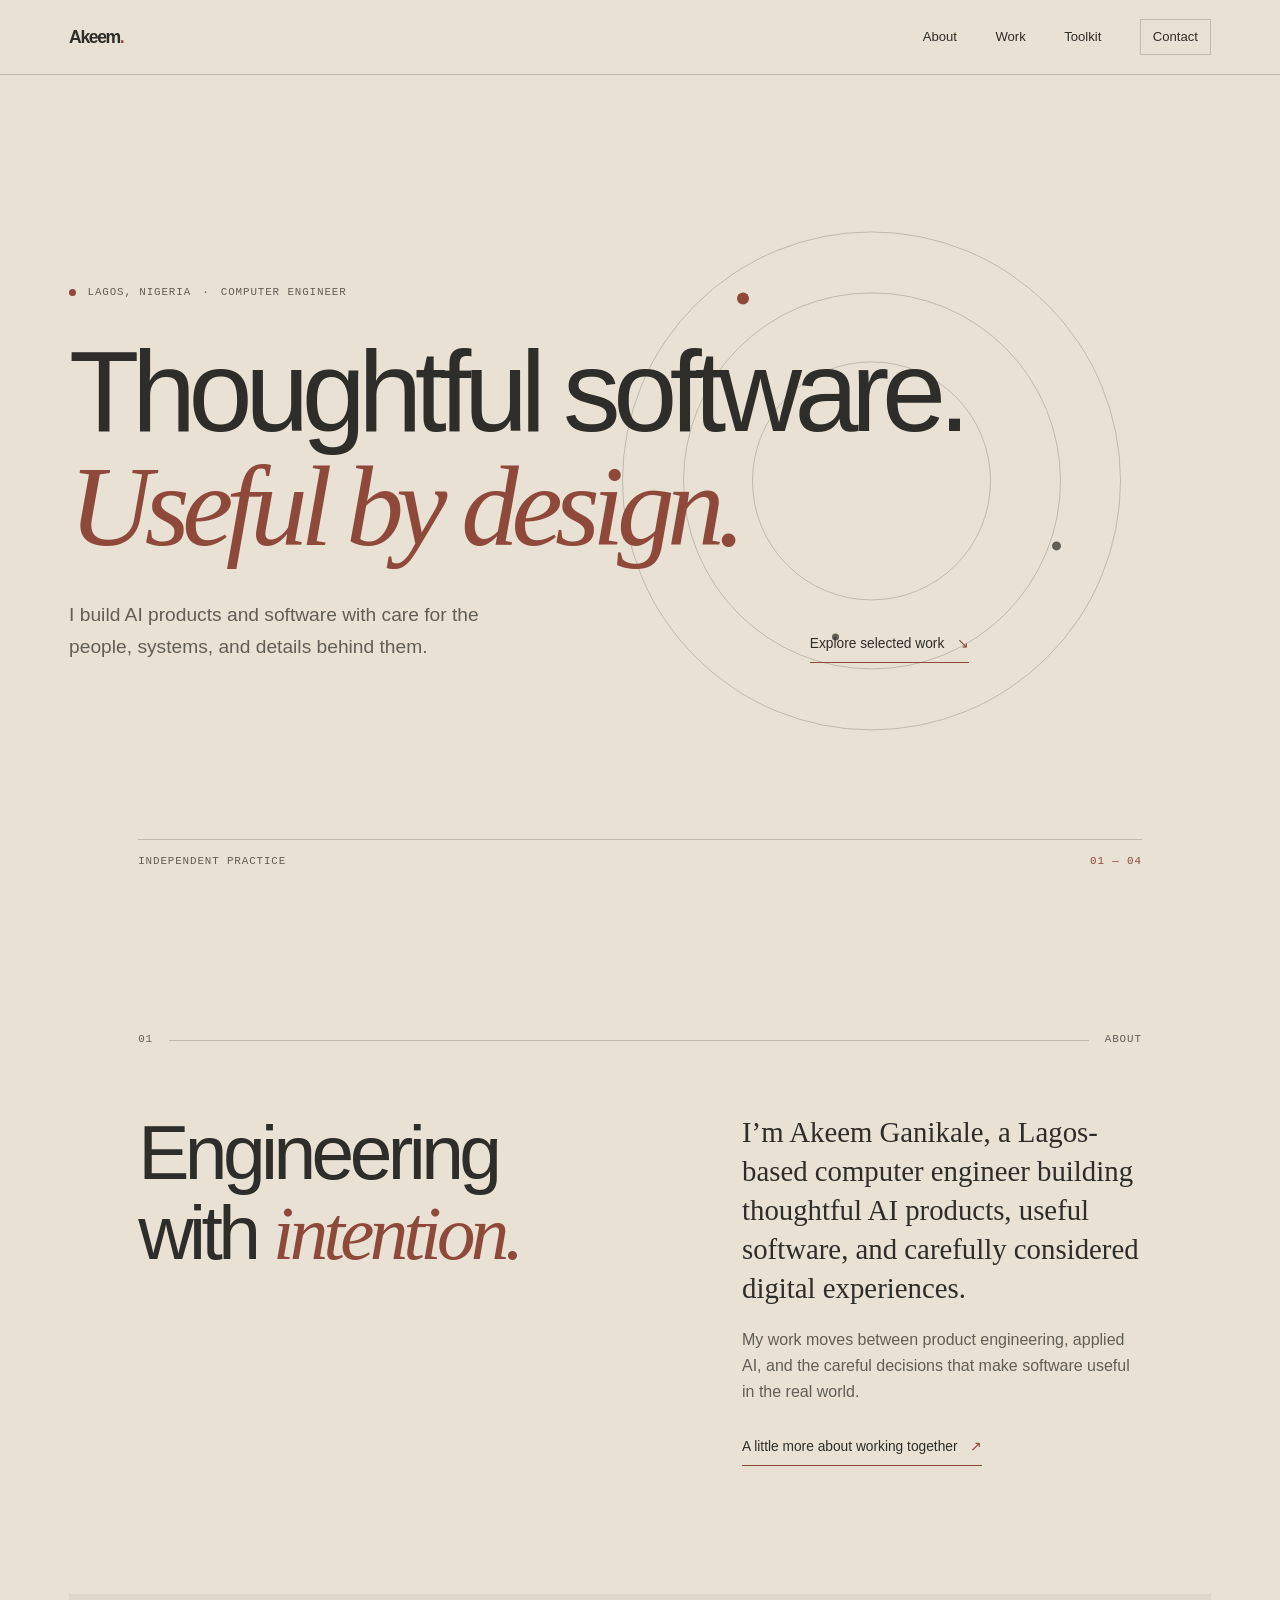
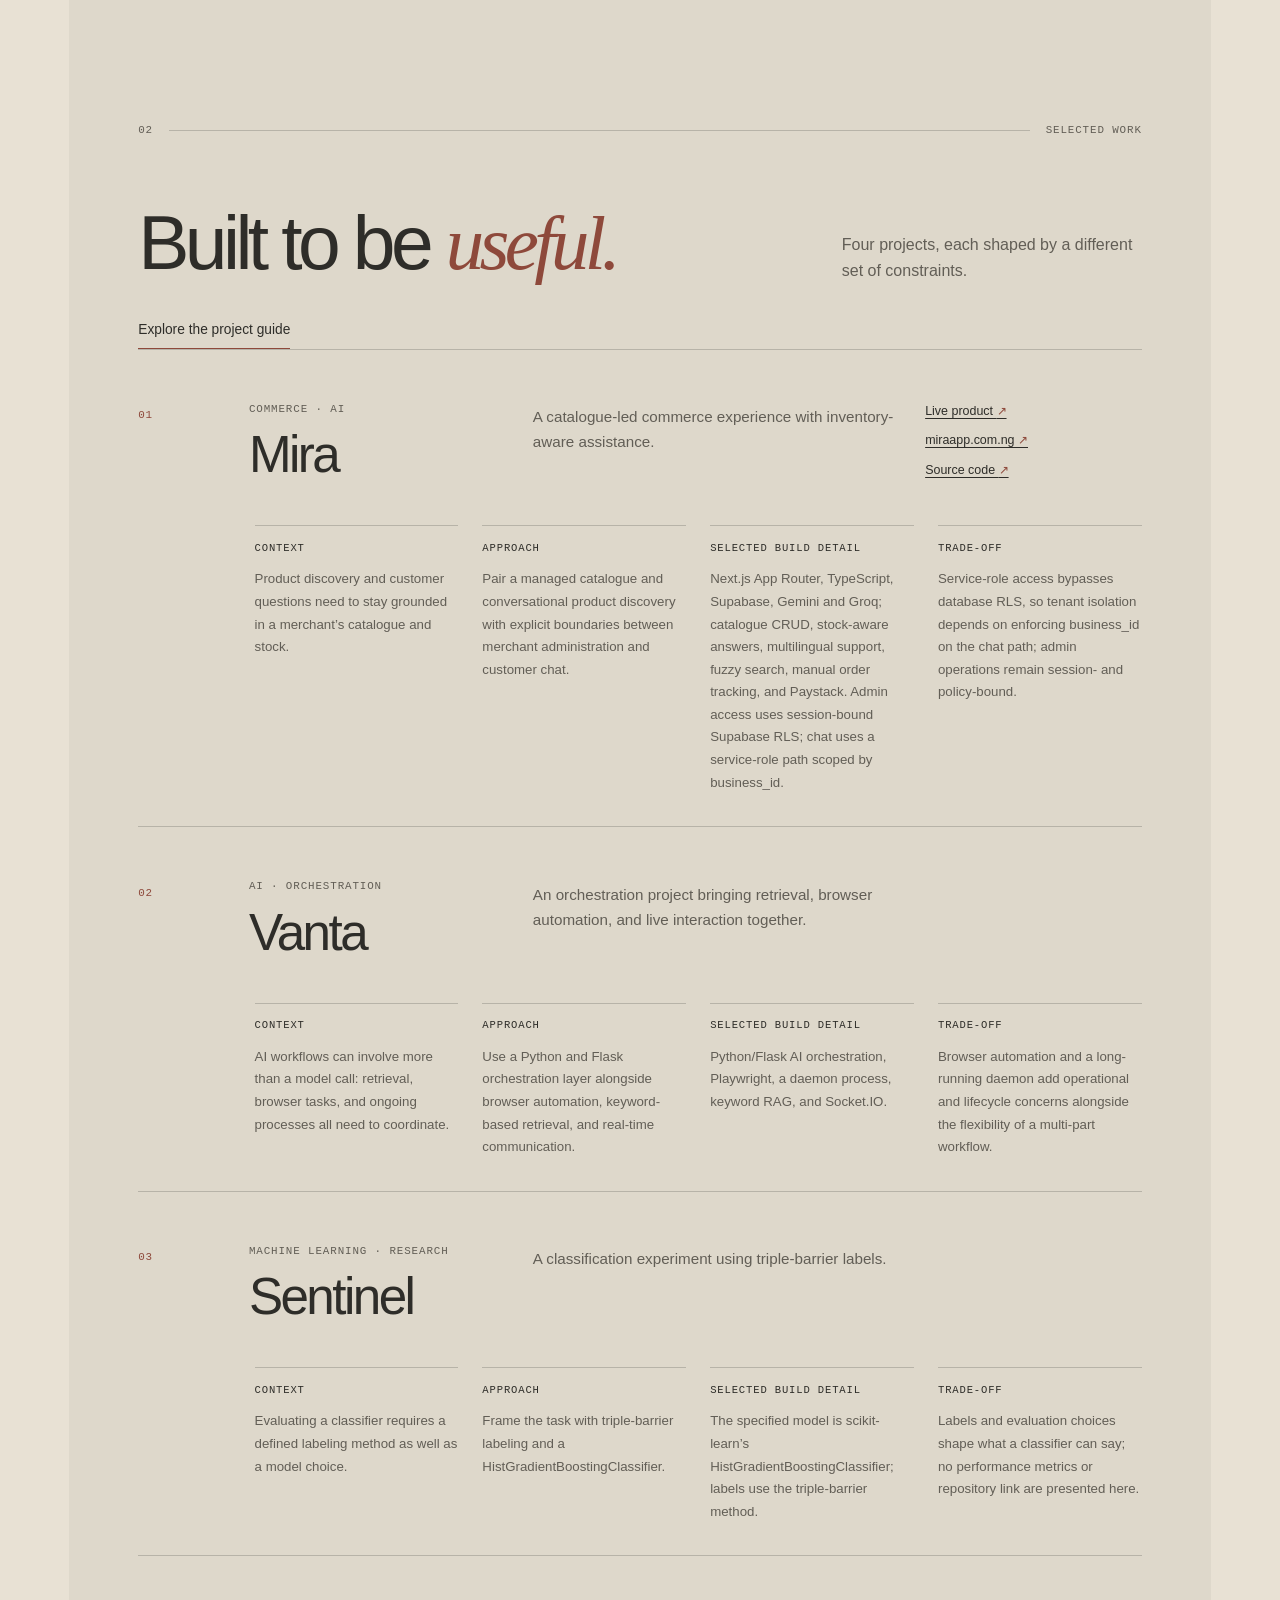
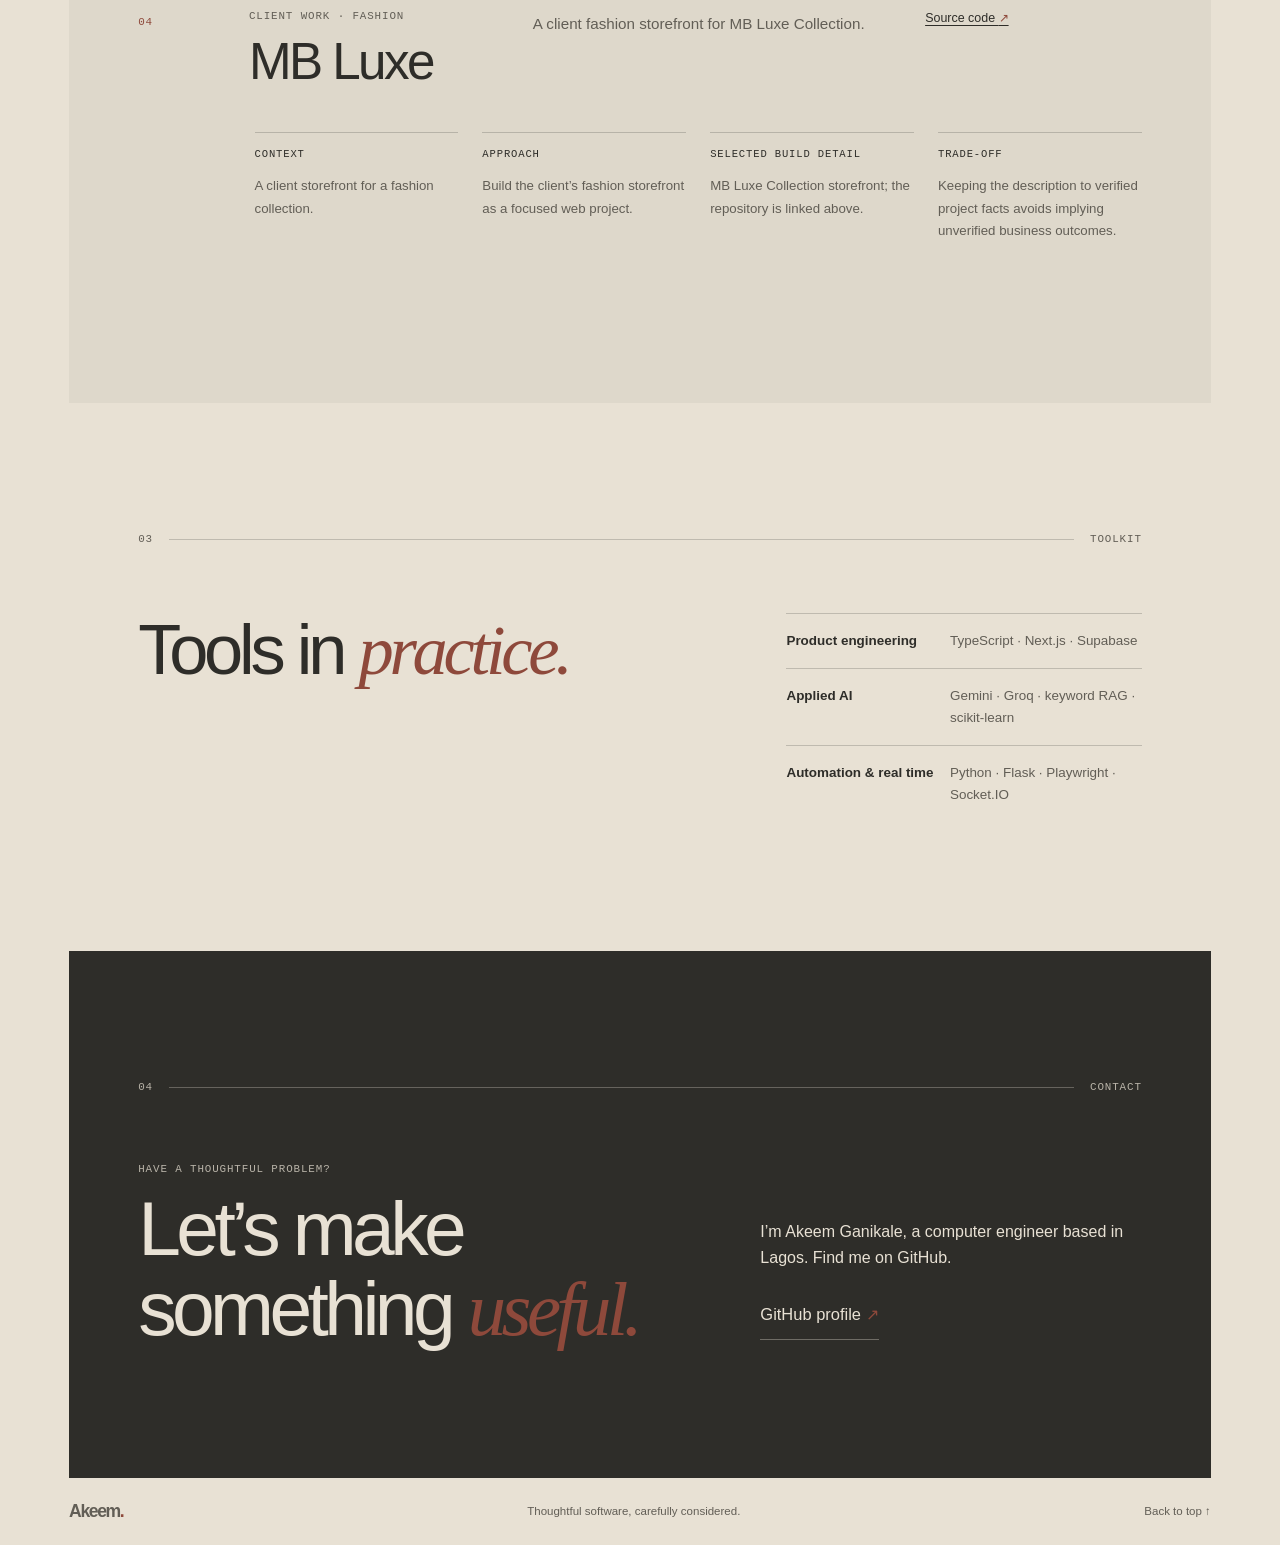
<file: index.html>
<!doctype html>
<html lang="en">
<head>
  <meta charset="utf-8">
  <meta name="viewport" content="width=device-width, initial-scale=1">
  <meta name="theme-color" content="#E8E1D4">
  <meta name="description" content="Akeem Ganikale is a Lagos-based computer engineer building thoughtful AI products, useful software, and carefully considered digital experiences.">
  <title>Akeem Ganikale | Computer Engineer</title>
  <link rel="canonical" href="https://portfolio-sepia-three-81.vercel.app/">
  <link rel="icon" href="/favicon.svg" type="image/svg+xml">
  <meta property="og:type" content="website">
  <meta property="og:title" content="Akeem Ganikale | Computer Engineer">
  <meta property="og:description" content="Akeem Ganikale is a Lagos-based computer engineer building thoughtful AI products, useful software, and carefully considered digital experiences.">
  <meta property="og:url" content="https://portfolio-sepia-three-81.vercel.app/">
  <meta property="og:image" content="https://portfolio-sepia-three-81.vercel.app/og-image.svg">
  <meta name="twitter:card" content="summary_large_image">
  <meta name="twitter:title" content="Akeem Ganikale | Computer Engineer">
  <meta name="twitter:description" content="Akeem Ganikale is a Lagos-based computer engineer building thoughtful AI products, useful software, and carefully considered digital experiences.">
  <meta name="twitter:image" content="https://portfolio-sepia-three-81.vercel.app/og-image.svg">
  <link rel="stylesheet" href="/styles.css">
  <script type="application/ld+json">
  {
    "@context": "https://schema.org",
    "@type": "Person",
    "name": "Akeem Ganikale",
    "jobTitle": "Computer Engineer",
    "url": "https://portfolio-sepia-three-81.vercel.app/",
    "sameAs": ["https://github.com/Ak-eem"]
  }
  </script>
</head>
<body>
  <a class="skip-link" href="#main">Skip to content</a>
  <header class="site-header">
    <a class="wordmark" href="#top" aria-label="Akeem Ganikale, home">Akeem<span>.</span></a>
    <nav class="site-nav" aria-label="Main navigation">
      <a href="#about">About</a>
      <a href="#work">Work</a>
      <a href="#toolkit">Toolkit</a>
      <a class="nav-contact" href="#contact">Contact</a>
    </nav>
  </header>

  <main id="main">
    <div class="page-wrap">
      <section class="hero" id="top" aria-labelledby="hero-title">
        <div class="hero-copy">
          <p class="eyebrow"><span class="eyebrow-mark" aria-hidden="true"></span> Lagos, Nigeria <span aria-hidden="true">·</span> Computer Engineer</p>
          <h1 id="hero-title">Thoughtful software.<br><em>Useful by design.</em></h1>
          <div class="hero-bottom">
            <p class="hero-summary">I build AI products and software with care for the people, systems, and details behind them.</p>
            <a class="text-link" href="#work">Explore selected work <span aria-hidden="true">↘</span></a>
          </div>
        </div>
        <div class="hero-orbit" aria-hidden="true"><span></span><span></span><span></span></div>
        <div class="hero-index"><span>Independent practice</span><b>01 — 04</b></div>
      </section>

      <section class="section-wrap about" id="about" aria-labelledby="about-title">
        <div class="section-kicker"><span>01</span><span class="rule"></span><span>About</span></div>
        <div class="about-layout">
          <h2 id="about-title">Engineering with <em>intention.</em></h2>
          <div class="about-copy">
            <p class="lede">I’m Akeem Ganikale, a Lagos-based computer engineer building thoughtful AI products, useful software, and carefully considered digital experiences.</p>
            <p>My work moves between product engineering, applied AI, and the careful decisions that make software useful in the real world.</p>
            <a class="text-link" href="#contact">A little more about working together <span aria-hidden="true">↗</span></a>
          </div>
        </div>
      </section>

      <section class="section-wrap work" id="work" aria-labelledby="work-title">
        <div class="section-kicker"><span>02</span><span class="rule"></span><span>Selected work</span></div>
        <div class="work-heading">
          <h2 id="work-title">Built to be <em>useful.</em></h2>
          <p>Four projects, each shaped by a different set of constraints.</p>
        </div>
        <a class="text-link" href="projects.html">Explore the project guide</a>

        <article class="case-study" aria-labelledby="mira-title">
          <header class="case-header">
            <span class="case-number">01</span>
            <div><p class="project-type">Commerce · AI</p><div class="case-name"><h3 id="mira-title">Mira</h3></div></div>
            <p class="case-summary">A catalogue-led commerce experience with inventory-aware assistance.</p>
            <div class="case-actions">
              <a href="https://mira-eight-tau.vercel.app/" target="_blank" rel="noopener noreferrer">Live product <span aria-hidden="true">↗</span></a>
              <a href="https://miraapp.com.ng" target="_blank" rel="noopener noreferrer">miraapp.com.ng <span aria-hidden="true">↗</span></a>
              <a href="https://github.com/Ak-eem/Mira" target="_blank" rel="noopener noreferrer">Source code <span aria-hidden="true">↗</span></a>
            </div>
          </header>
          <div class="case-parts">
            <div class="case-part"><h4>Context</h4><p>Product discovery and customer questions need to stay grounded in a merchant’s catalogue and stock.</p></div>
            <div class="case-part"><h4>Approach</h4><p>Pair a managed catalogue and conversational product discovery with explicit boundaries between merchant administration and customer chat.</p></div>
            <div class="case-part"><h4>Selected build detail</h4><p>Next.js App Router, TypeScript, Supabase, Gemini and Groq; catalogue CRUD, stock-aware answers, multilingual support, fuzzy search, manual order tracking, and Paystack. Admin access uses session-bound Supabase RLS; chat uses a service-role path scoped by business_id.</p></div>
            <div class="case-part"><h4>Trade-off</h4><p>Service-role access bypasses database RLS, so tenant isolation depends on enforcing business_id on the chat path; admin operations remain session- and policy-bound.</p></div>
          </div>
        </article>

        <article class="case-study" aria-labelledby="vanta-title">
          <header class="case-header">
            <span class="case-number">02</span>
            <div><p class="project-type">AI · Orchestration</p><div class="case-name"><h3 id="vanta-title">Vanta</h3></div></div>
            <p class="case-summary">An orchestration project bringing retrieval, browser automation, and live interaction together.</p>
          </header>
          <div class="case-parts">
            <div class="case-part"><h4>Context</h4><p>AI workflows can involve more than a model call: retrieval, browser tasks, and ongoing processes all need to coordinate.</p></div>
            <div class="case-part"><h4>Approach</h4><p>Use a Python and Flask orchestration layer alongside browser automation, keyword-based retrieval, and real-time communication.</p></div>
            <div class="case-part"><h4>Selected build detail</h4><p>Python/Flask AI orchestration, Playwright, a daemon process, keyword RAG, and Socket.IO.</p></div>
            <div class="case-part"><h4>Trade-off</h4><p>Browser automation and a long-running daemon add operational and lifecycle concerns alongside the flexibility of a multi-part workflow.</p></div>
          </div>
        </article>

        <article class="case-study" aria-labelledby="sentinel-title">
          <header class="case-header">
            <span class="case-number">03</span>
            <div><p class="project-type">Machine learning · Research</p><div class="case-name"><h3 id="sentinel-title">Sentinel</h3></div></div>
            <p class="case-summary">A classification experiment using triple-barrier labels.</p>
          </header>
          <div class="case-parts">
            <div class="case-part"><h4>Context</h4><p>Evaluating a classifier requires a defined labeling method as well as a model choice.</p></div>
            <div class="case-part"><h4>Approach</h4><p>Frame the task with triple-barrier labeling and a HistGradientBoostingClassifier.</p></div>
            <div class="case-part"><h4>Selected build detail</h4><p>The specified model is scikit-learn’s HistGradientBoostingClassifier; labels use the triple-barrier method.</p></div>
            <div class="case-part"><h4>Trade-off</h4><p>Labels and evaluation choices shape what a classifier can say; no performance metrics or repository link are presented here.</p></div>
          </div>
        </article>

        <article class="case-study" aria-labelledby="mbluxe-title">
          <header class="case-header">
            <span class="case-number">04</span>
            <div><p class="project-type">Client work · Fashion</p><div class="case-name"><h3 id="mbluxe-title">MB Luxe</h3></div></div>
            <p class="case-summary">A client fashion storefront for MB Luxe Collection.</p>
            <div class="case-actions">
              <a href="https://github.com/Ak-eem/mb-luxe-collection" target="_blank" rel="noopener noreferrer">Source code <span aria-hidden="true">↗</span></a>
            </div>
          </header>
          <div class="case-parts">
            <div class="case-part"><h4>Context</h4><p>A client storefront for a fashion collection.</p></div>
            <div class="case-part"><h4>Approach</h4><p>Build the client’s fashion storefront as a focused web project.</p></div>
            <div class="case-part"><h4>Selected build detail</h4><p>MB Luxe Collection storefront; the repository is linked above.</p></div>
            <div class="case-part"><h4>Trade-off</h4><p>Keeping the description to verified project facts avoids implying unverified business outcomes.</p></div>
          </div>
        </article>
      </section>

      <section class="section-wrap toolkit" id="toolkit" aria-labelledby="toolkit-title">
        <div class="section-kicker"><span>03</span><span class="rule"></span><span>Toolkit</span></div>
        <div class="toolkit-layout">
          <h2 id="toolkit-title">Tools in <em>practice.</em></h2>
          <div class="toolkit-list">
            <div><h3>Product engineering</h3><p>TypeScript · Next.js · Supabase</p></div>
            <div><h3>Applied AI</h3><p>Gemini · Groq · keyword RAG · scikit-learn</p></div>
            <div><h3>Automation &amp; real time</h3><p>Python · Flask · Playwright · Socket.IO</p></div>
          </div>
        </div>
      </section>

      <section class="section-wrap contact" id="contact" aria-labelledby="contact-title">
        <div class="section-kicker"><span>04</span><span class="rule"></span><span>Contact</span></div>
        <div class="contact-layout">
          <div><p class="project-type">Have a thoughtful problem?</p><h2 id="contact-title">Let’s make something <em>useful.</em></h2></div>
          <div class="contact-links">
            <p>I’m Akeem Ganikale, a computer engineer based in Lagos. Find me on GitHub.</p>
            <a class="contact-primary" href="https://github.com/Ak-eem" target="_blank" rel="noopener noreferrer">GitHub profile <span aria-hidden="true">↗</span></a>
          </div>
        </div>
      </section>
    </div>
  </main>

  <footer class="site-footer">
    <a class="wordmark" href="#top">Akeem<span>.</span></a>
    <p>Thoughtful software, carefully considered.</p>
    <a href="#top">Back to top ↑</a>
  </footer>
</body>
</html>
</file>
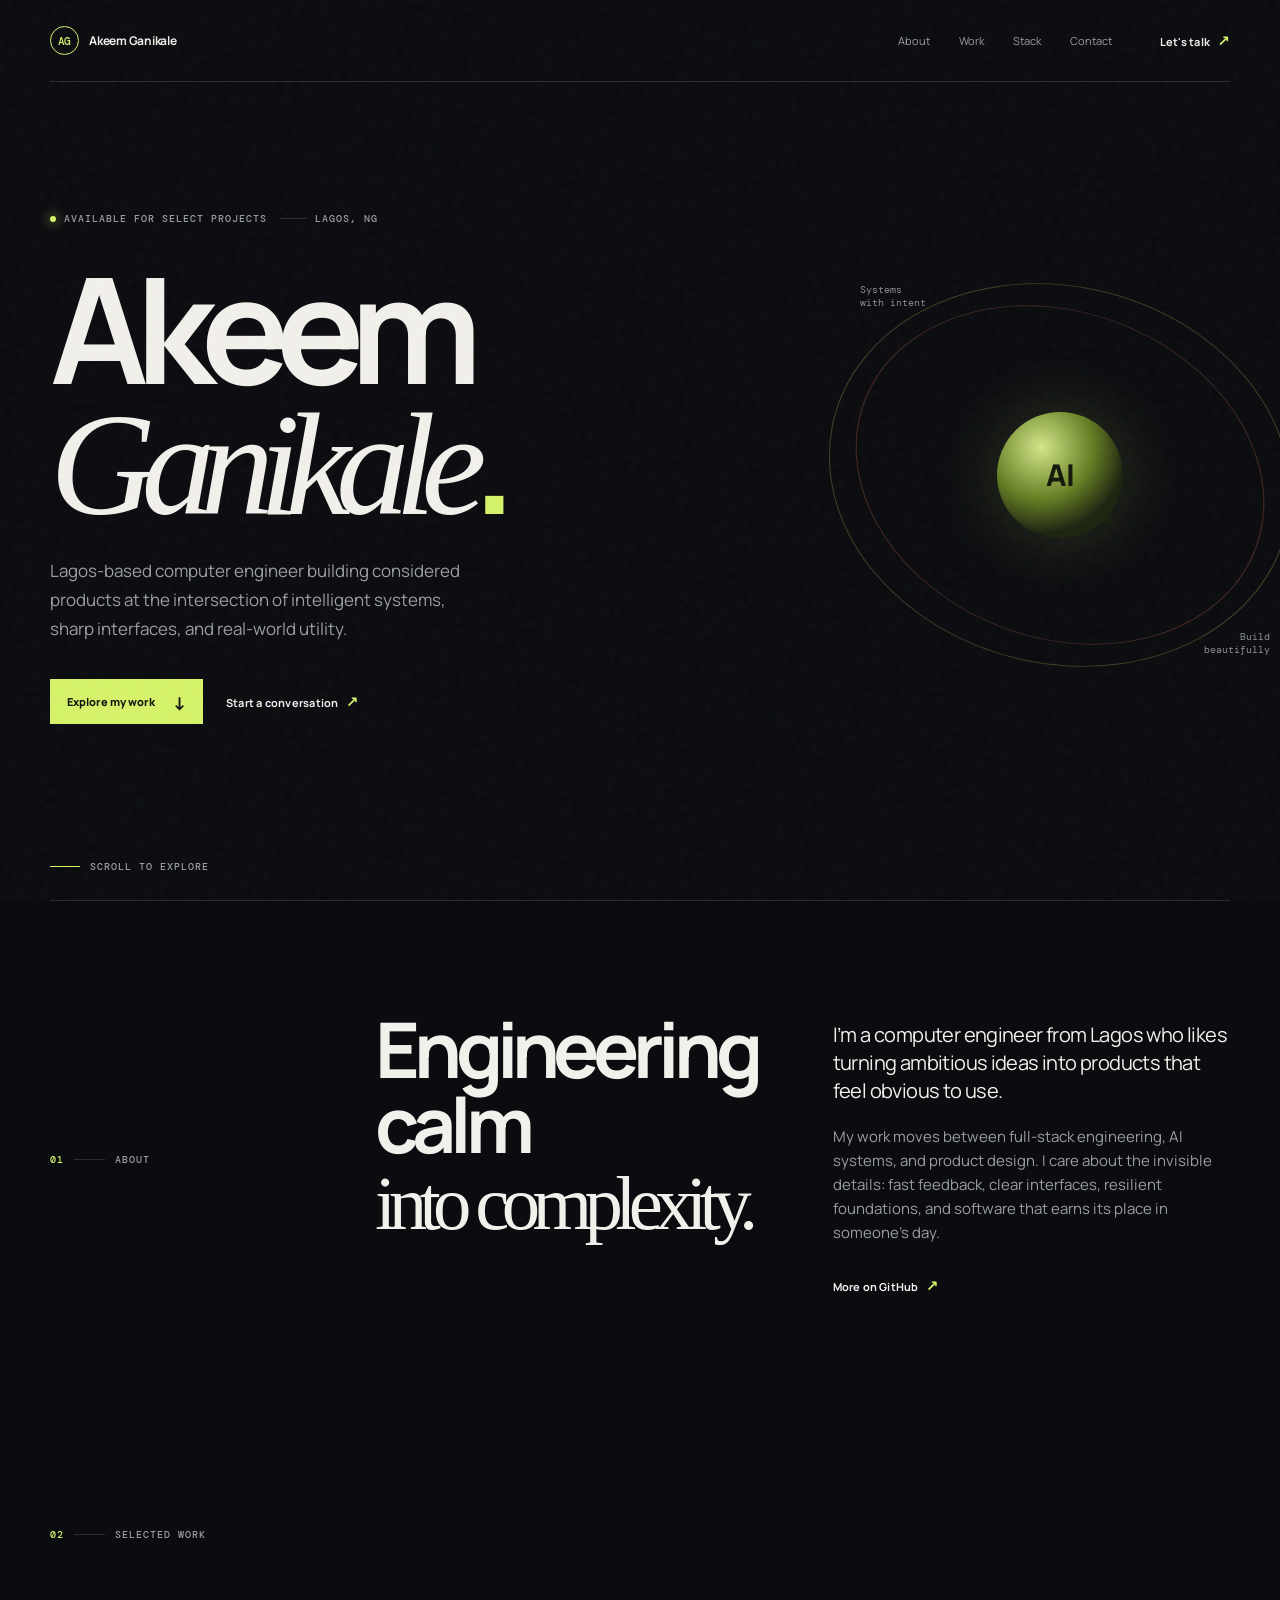
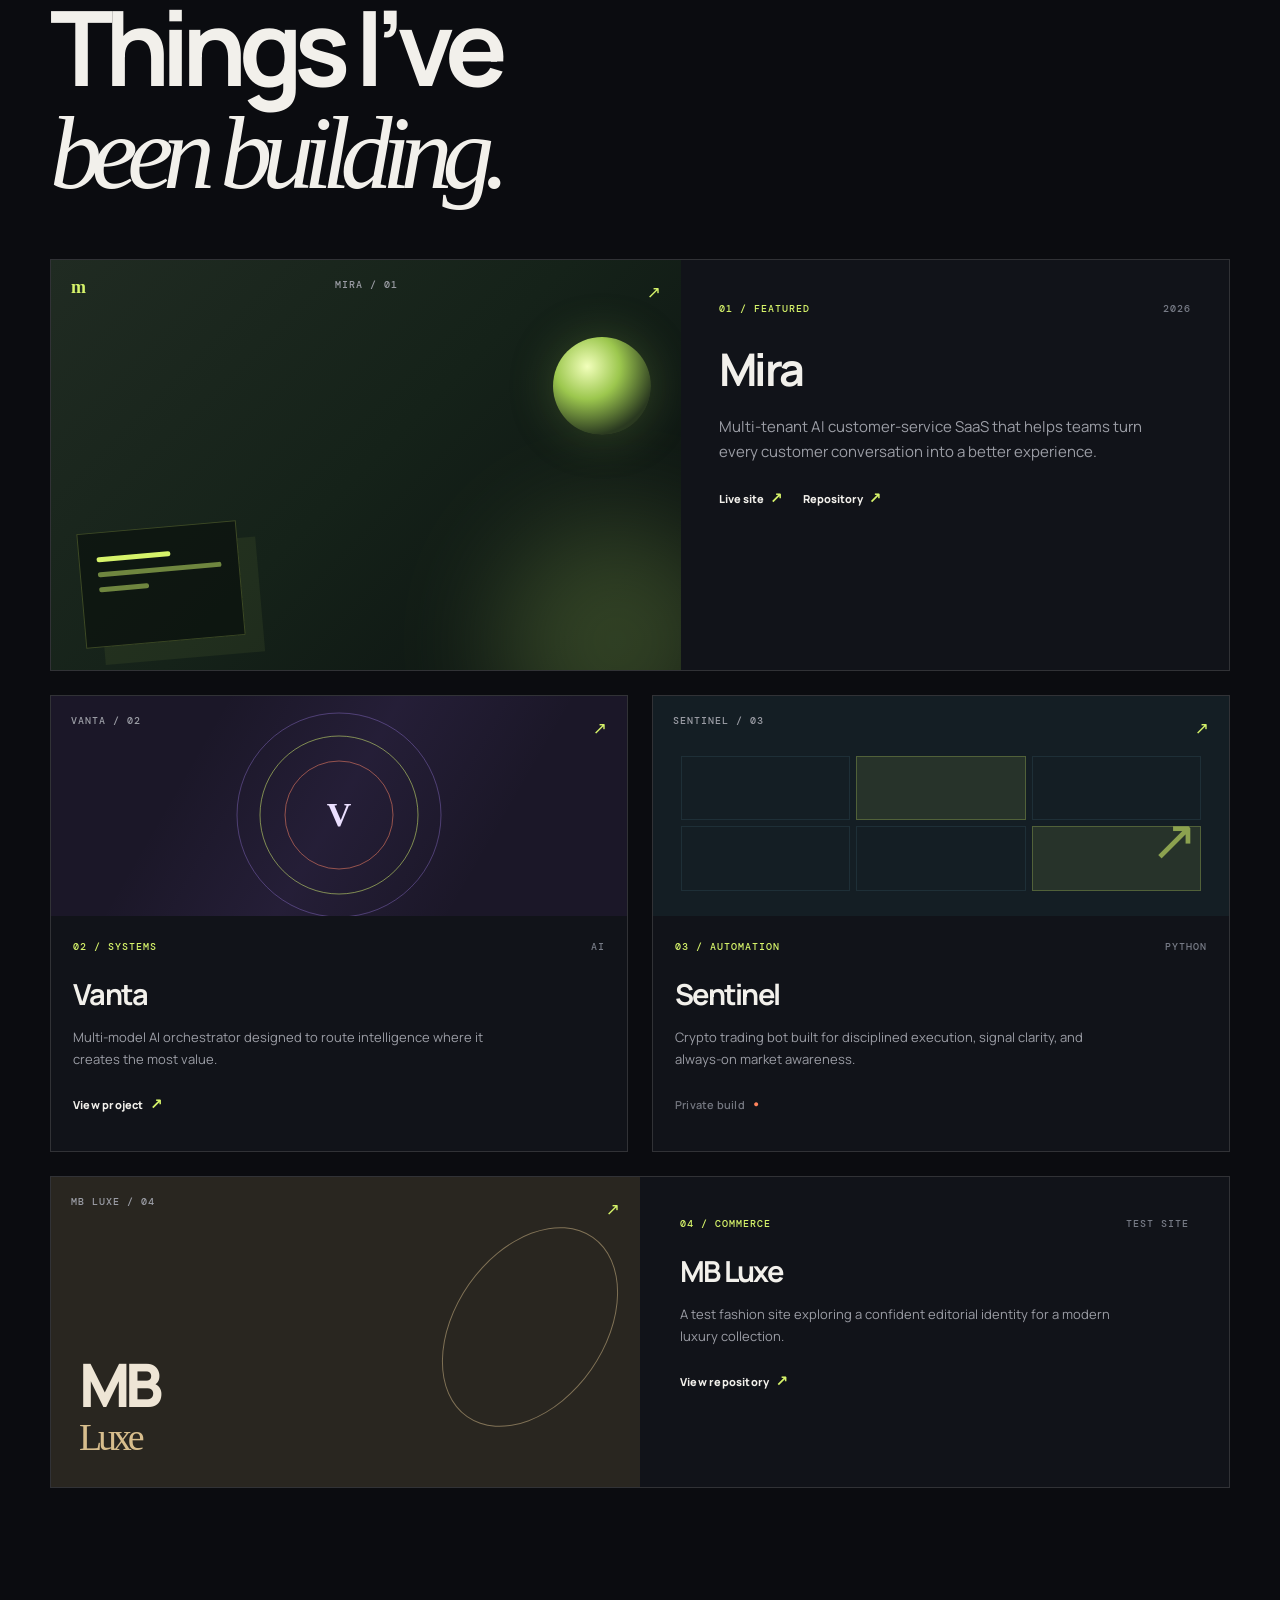
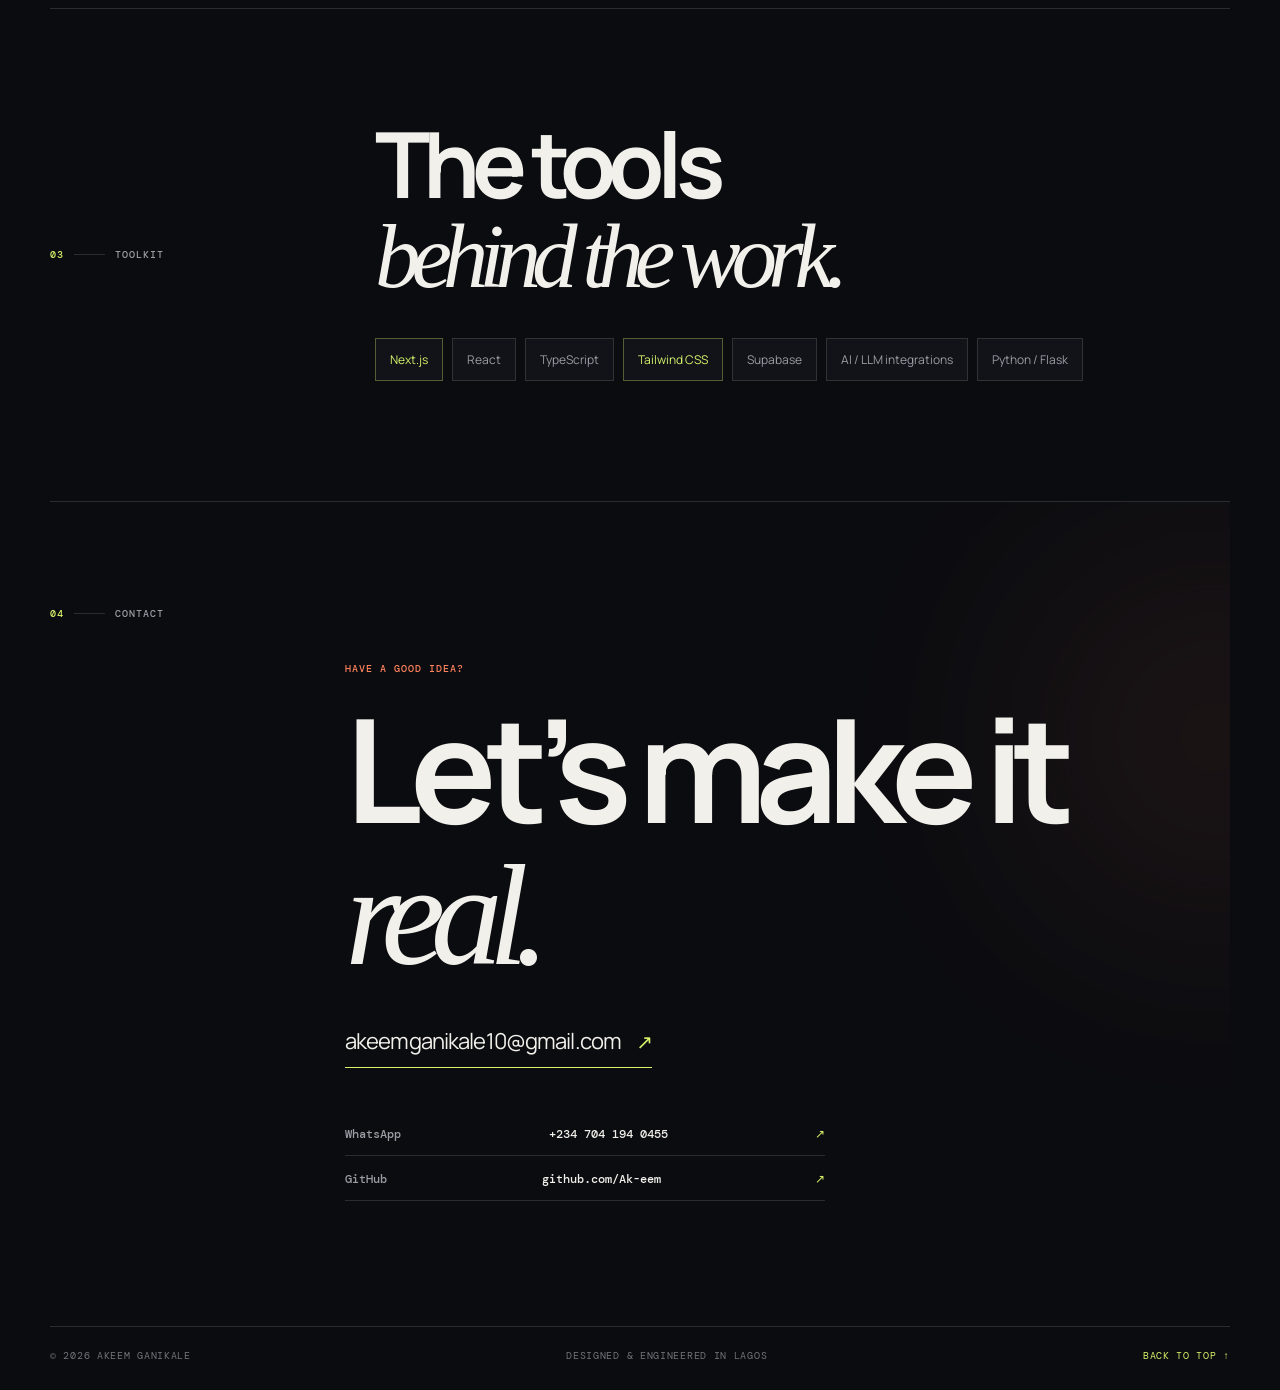
<file: portfolio-main/index.html>
<!doctype html>
<html lang="en">
  <head>
    <meta charset="UTF-8" />
    <meta name="viewport" content="width=device-width, initial-scale=1.0" />
    <meta name="theme-color" content="#0b0c10" />
    <meta name="description" content="Akeem Ganikale is a Lagos-based computer engineer building thoughtful AI products and digital experiences." />
    <meta property="og:title" content="Akeem Ganikale — Computer Engineer" />
    <meta property="og:description" content="Selected work, tools, and ways to connect with Akeem Ganikale." />
    <meta property="og:type" content="website" />
    <title>Akeem Ganikale — Computer Engineer</title>
    <link rel="preconnect" href="https://fonts.googleapis.com" />
    <link rel="preconnect" href="https://fonts.gstatic.com" crossorigin />
    <link href="https://fonts.googleapis.com/css2?family=DM+Mono:wght@400;500&family=Manrope:wght@400;500;600;700;800&display=swap" rel="stylesheet" />
    <link rel="stylesheet" href="styles.css" />
  </head>
  <body>
    <div class="noise" aria-hidden="true"></div>
    <header class="site-header">
      <a class="brand" href="#top" aria-label="Akeem Ganikale home"><span>AG</span><strong>Akeem Ganikale</strong></a>
      <nav class="desktop-nav" aria-label="Primary navigation">
        <a href="#about">About</a>
        <a href="#work">Work</a>
        <a href="#stack">Stack</a>
        <a href="#contact">Contact</a>
      </nav>
      <a class="header-link" href="mailto:akeemganikale10@gmail.com">Let's talk <span aria-hidden="true">↗</span></a>
    </header>

    <main id="top">
      <section class="hero section-shell" aria-labelledby="hero-title">
        <div class="hero-copy">
          <p class="eyebrow"><span class="status-dot"></span> Available for select projects <span class="line"></span> Lagos, NG</p>
          <h1 id="hero-title">Akeem<br /><em>Ganikale</em><span class="period">.</span></h1>
          <p class="hero-intro">Lagos-based computer engineer building considered products at the intersection of intelligent systems, sharp interfaces, and real-world utility.</p>
          <div class="hero-actions">
            <a class="button button-primary" href="#work">Explore my work <span aria-hidden="true">↓</span></a>
            <a class="text-link" href="mailto:akeemganikale10@gmail.com">Start a conversation <span aria-hidden="true">↗</span></a>
          </div>
        </div>
        <div class="hero-orbit" aria-hidden="true">
          <div class="orbit orbit-one"></div><div class="orbit orbit-two"></div>
          <div class="orbit-core"><span>AI</span><small>01</small></div>
          <div class="orbit-label label-one">Systems<br />with intent</div>
          <div class="orbit-label label-two">Build<br />beautifully</div>
        </div>
        <div class="scroll-note"><span></span> Scroll to explore</div>
      </section>

      <section class="about section-shell section-grid" id="about" aria-labelledby="about-title">
        <div class="section-kicker"><span>01</span><span class="kicker-line"></span><span>About</span></div>
        <div class="about-content">
          <h2 id="about-title">Engineering calm<br /><span>into complexity.</span></h2>
          <div class="about-body">
            <p class="lead">I’m a computer engineer from Lagos who likes turning ambitious ideas into products that feel obvious to use.</p>
            <p>My work moves between full-stack engineering, AI systems, and product design. I care about the invisible details: fast feedback, clear interfaces, resilient foundations, and software that earns its place in someone’s day.</p>
            <a class="text-link" href="https://github.com/Ak-eem" target="_blank" rel="noreferrer">More on GitHub <span aria-hidden="true">↗</span></a>
          </div>
        </div>
      </section>

      <section class="work section-shell" id="work" aria-labelledby="work-title">
        <div class="section-heading"><div class="section-kicker"><span>02</span><span class="kicker-line"></span><span>Selected work</span></div><h2 id="work-title">Things I’ve<br /><em>been building.</em></h2></div>
        <div class="project-list">
          <article class="project-card project-featured">
            <div class="project-visual mira-visual"><div class="visual-top"><span class="mini-mark">m</span><span class="visual-caption">MIRA / 01</span><span class="visual-arrow">↗</span></div><div class="mira-chat"><span class="chat-line short"></span><span class="chat-line"></span><span class="chat-line tiny"></span></div><div class="visual-orb"></div></div>
            <div class="project-info"><div class="project-meta"><span>01 / Featured</span><span>2026</span></div><h3>Mira</h3><p>Multi-tenant AI customer-service SaaS that helps teams turn every customer conversation into a better experience.</p><div class="project-links"><a href="https://mira-eight-tau.vercel.app/" target="_blank" rel="noreferrer">Live site <span>↗</span></a><a href="https://github.com/Ak-eem/Mira" target="_blank" rel="noreferrer">Repository <span>↗</span></a></div></div>
          </article>
          <div class="project-pair">
            <article class="project-card compact"><div class="project-visual vanta-visual"><div class="visual-top"><span class="visual-caption">VANTA / 02</span><span class="visual-arrow">↗</span></div><div class="vanta-rings"><i></i><i></i><i></i><b>V</b></div></div><div class="project-info"><div class="project-meta"><span>02 / Systems</span><span>AI</span></div><h3>Vanta</h3><p>Multi-model AI orchestrator designed to route intelligence where it creates the most value.</p><a class="project-link" href="https://github.com/Ak-eem/Vanta" target="_blank" rel="noreferrer">View project <span>↗</span></a></div></article>
            <article class="project-card compact"><div class="project-visual sentinel-visual"><div class="visual-top"><span class="visual-caption">SENTINEL / 03</span><span class="visual-arrow">↗</span></div><div class="sentinel-grid"><span></span><span></span><span></span><span></span><span></span><span></span><strong>↗</strong></div></div><div class="project-info"><div class="project-meta"><span>03 / Automation</span><span>Python</span></div><h3>Sentinel</h3><p>Crypto trading bot built for disciplined execution, signal clarity, and always-on market awareness.</p><span class="project-link muted">Private build <span>•</span></span></div></article>
          </div>
          <article class="project-card mb-card"><div class="project-visual mb-visual"><div class="visual-top"><span class="visual-caption">MB LUXE / 04</span><span class="visual-arrow">↗</span></div><div class="mb-type">MB<br /><i>Luxe</i></div><span class="mb-curve"></span></div><div class="project-info"><div class="project-meta"><span>04 / Commerce</span><span>Test site</span></div><h3>MB Luxe</h3><p>A test fashion site exploring a confident editorial identity for a modern luxury collection.</p><a class="project-link" href="https://github.com/Ak-eem/mb-luxe-collection" target="_blank" rel="noreferrer">View repository <span>↗</span></a></div></article>
        </div>
      </section>

      <section class="stack section-shell section-grid" id="stack" aria-labelledby="stack-title">
        <div class="section-kicker"><span>03</span><span class="kicker-line"></span><span>Toolkit</span></div>
        <div class="stack-content"><h2 id="stack-title">The tools<br /><em>behind the work.</em></h2><div class="stack-tags"><span>Next.js</span><span>React</span><span>TypeScript</span><span>Tailwind CSS</span><span>Supabase</span><span>AI / LLM integrations</span><span>Python / Flask</span></div></div>
      </section>

      <section class="contact section-shell" id="contact" aria-labelledby="contact-title"><div class="contact-glow"></div><div class="section-kicker"><span>04</span><span class="kicker-line"></span><span>Contact</span></div><div class="contact-content"><p class="eyebrow">Have a good idea?</p><h2 id="contact-title">Let’s make it<br /><em>real.</em></h2><a class="contact-email" href="mailto:akeemganikale10@gmail.com">akeemganikale10@gmail.com <span>↗</span></a><div class="contact-details"><a href="https://wa.me/2347041940455" target="_blank" rel="noreferrer"><span>WhatsApp</span>+234 704 194 0455 <b>↗</b></a><a href="https://github.com/Ak-eem" target="_blank" rel="noreferrer"><span>GitHub</span>github.com/Ak-eem <b>↗</b></a></div></div></section>
    </main>
    <footer class="site-footer section-shell"><span>© <span id="year"></span> Akeem Ganikale</span><span>Designed &amp; engineered in Lagos</span><a href="#top">Back to top ↑</a></footer>
    <script src="script.js"></script>
  </body>
</html>
</file>
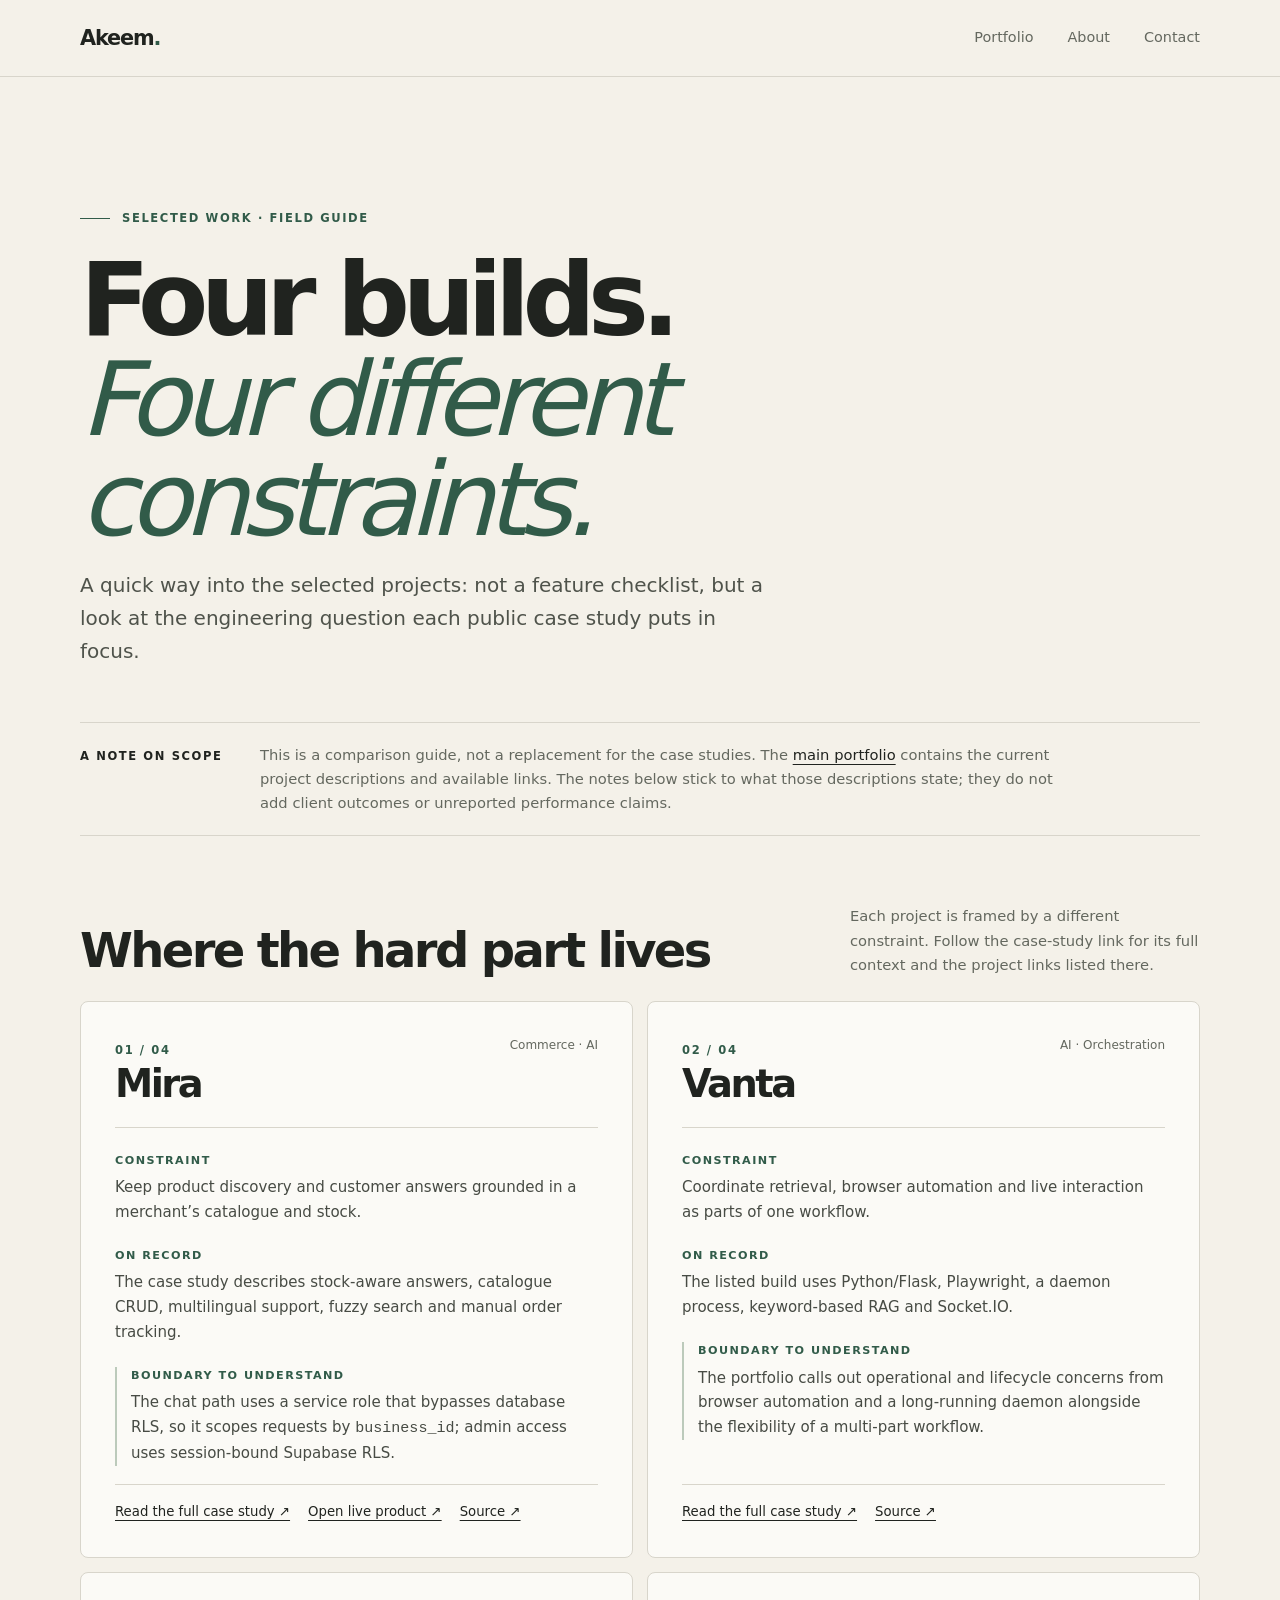
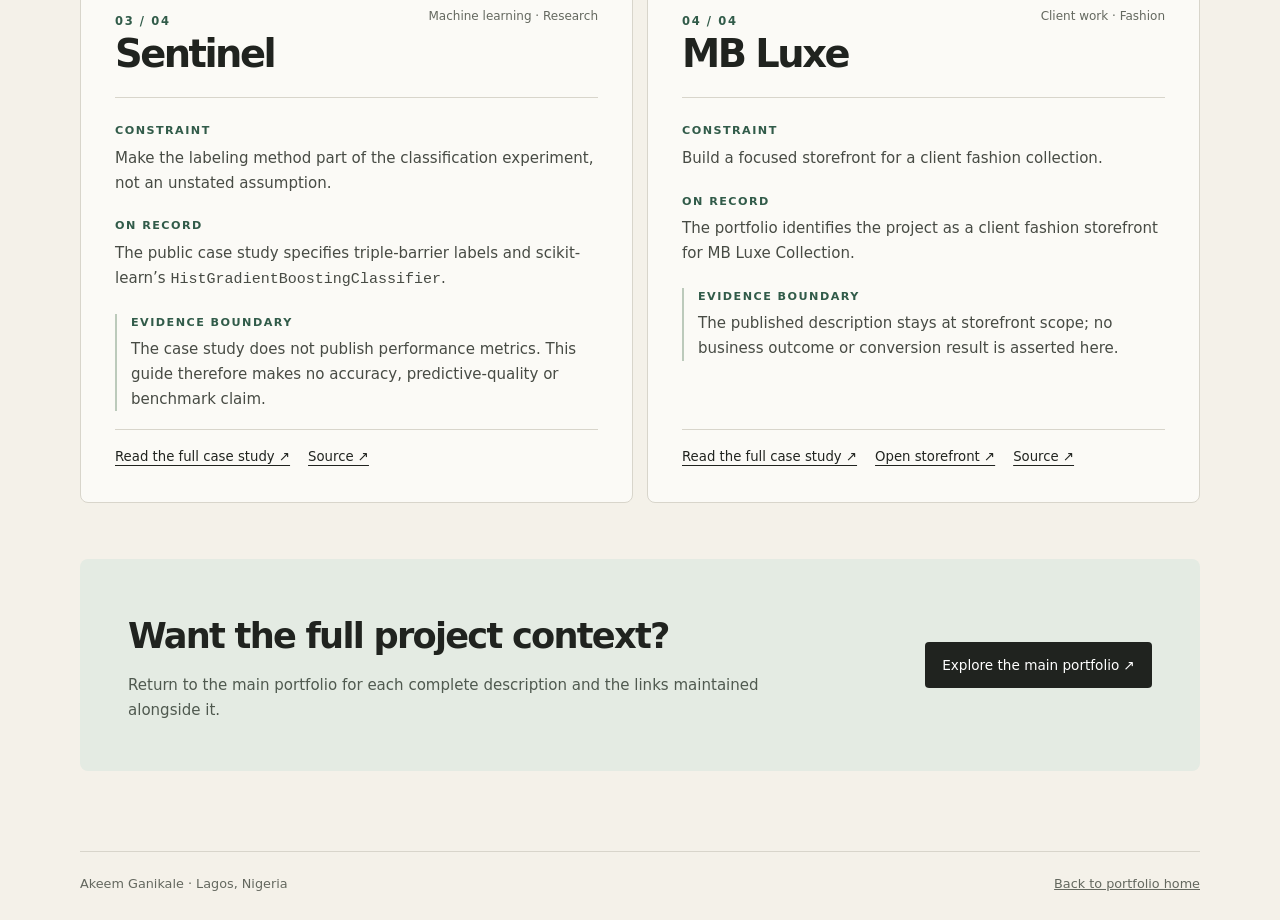
<file: projects.html>
<!doctype html>
<html lang="en">
<head>
  <meta charset="utf-8">
  <meta name="viewport" content="width=device-width, initial-scale=1">
  <meta name="theme-color" content="#f4f1e9">
  <meta name="description" content="A scannable guide to four selected projects by Akeem Ganikale, focused on the constraints and evidence recorded in each case study.">
  <link rel="canonical" href="https://portfolio-sepia-three-81.vercel.app/projects.html">
  <link rel="icon" href="/favicon.svg" type="image/svg+xml">
  <title>Selected Projects · Akeem Ganikale</title>
  <style>
    :root {
      color-scheme: light;
      --paper: #f4f1e9;
      --ink: #20231f;
      --muted: #64685f;
      --line: #d8d5cb;
      --panel: #fbfaf6;
      --accent: #315b49;
      --accent-pale: #e4ebe3;
      --max: 1120px;
    }
    * { box-sizing: border-box; }
    html { scroll-behavior: smooth; }
    body {
      margin: 0;
      background: var(--paper);
      color: var(--ink);
      font: 16px/1.65 ui-sans-serif, system-ui, -apple-system, BlinkMacSystemFont, "Segoe UI", sans-serif;
      -webkit-font-smoothing: antialiased;
    }
    a { color: inherit; }
    a:focus-visible { outline: 3px solid #a75632; outline-offset: 4px; border-radius: 2px; }
    .skip { position: absolute; left: 1rem; top: -5rem; z-index: 5; padding: .7rem 1rem; background: var(--ink); color: white; }
    .skip:focus { top: 1rem; }
    .shell { width: min(calc(100% - 48px), var(--max)); margin-inline: auto; }
    .topbar { border-bottom: 1px solid var(--line); }
    .topbar-inner { min-height: 76px; display: flex; align-items: center; justify-content: space-between; gap: 24px; }
    .wordmark { text-decoration: none; font-weight: 760; letter-spacing: -.055em; font-size: 1.3rem; }
    .wordmark span { color: var(--accent); }
    .nav { display: flex; gap: clamp(16px, 3vw, 34px); align-items: center; font-size: .9rem; }
    .nav a { color: var(--muted); text-decoration: none; }
    .nav a:hover, .text-link:hover { color: var(--accent); }
    .hero { padding: clamp(62px, 10vw, 120px) 0 54px; }
    .eyebrow, .label, .index { font-size: .72rem; font-weight: 750; letter-spacing: .14em; text-transform: uppercase; }
    .eyebrow { color: var(--accent); display: flex; align-items: center; gap: 12px; }
    .eyebrow::before { content: ""; width: 30px; height: 1px; background: currentColor; }
    h1 { max-width: 850px; margin: 22px 0 18px; font-size: clamp(3rem, 8vw, 6.7rem); line-height: .98; letter-spacing: -.075em; font-weight: 580; }
    h1 em { color: var(--accent); font-weight: 520; }
    .intro { max-width: 690px; color: #4f534b; font-size: clamp(1.05rem, 2vw, 1.25rem); margin: 0; }
    .note { display: grid; grid-template-columns: 160px 1fr; gap: 20px; padding: 20px 0; border-top: 1px solid var(--line); border-bottom: 1px solid var(--line); color: var(--muted); font-size: .92rem; }
    .note .label { color: var(--ink); padding-top: 4px; }
    .note p { margin: 0; max-width: 800px; }
    .section-head { display: flex; align-items: end; justify-content: space-between; gap: 28px; padding: 68px 0 24px; }
    .section-head h2 { margin: 0; font-size: clamp(1.8rem, 4vw, 3rem); letter-spacing: -.055em; line-height: 1.1; font-weight: 560; }
    .section-head p { max-width: 350px; margin: 0; color: var(--muted); font-size: .92rem; }
    .projects { display: grid; grid-template-columns: repeat(2, minmax(0, 1fr)); gap: 14px; }
    .project { min-height: 100%; padding: clamp(23px, 3vw, 34px); border: 1px solid var(--line); border-radius: 8px; background: var(--panel); display: flex; flex-direction: column; }
    .project-top { display: flex; justify-content: space-between; align-items: start; gap: 14px; padding-bottom: 22px; border-bottom: 1px solid var(--line); }
    .index { color: var(--accent); padding-top: 7px; }
    .kind { color: var(--muted); text-align: right; font-size: .75rem; }
    h3 { margin: 0; font-size: clamp(1.8rem, 3vw, 2.5rem); font-weight: 570; letter-spacing: -.065em; line-height: 1.1; }
    .project-body { flex: 1; padding: 24px 0 18px; }
    .project-body section + section { margin-top: 22px; }
    .project-body h4 { margin: 0 0 5px; color: var(--accent); font-size: .7rem; letter-spacing: .13em; text-transform: uppercase; }
    .project-body p { margin: 0; color: #474b44; font-size: .94rem; }
    .boundary { border-left: 2px solid #bccabb; padding-left: 14px; }
    .links { display: flex; flex-wrap: wrap; gap: 9px 18px; border-top: 1px solid var(--line); padding-top: 16px; font-size: .83rem; }
    .links a, .text-link { color: var(--ink); text-decoration-thickness: 1px; text-underline-offset: 4px; }
    .links a:hover { color: var(--accent); }
    .closing { margin: 56px 0 80px; padding: clamp(26px, 5vw, 48px); background: var(--accent-pale); border-radius: 8px; display: flex; justify-content: space-between; align-items: center; gap: 28px; }
    .closing h2 { margin: 0 0 8px; font-size: clamp(1.5rem, 3vw, 2.2rem); letter-spacing: -.05em; font-weight: 570; }
    .closing p { margin: 0; max-width: 660px; color: #4f594f; font-size: .94rem; }
    .button { flex: none; display: inline-flex; align-items: center; justify-content: center; padding: 12px 17px; border-radius: 4px; background: var(--ink); color: white; text-decoration: none; font-size: .85rem; }
    .button:hover { background: var(--accent); }
    footer { border-top: 1px solid var(--line); padding: 21px 0 28px; display: flex; justify-content: space-between; gap: 18px; color: var(--muted); font-size: .8rem; }
    footer p { margin: 0; }
    @media (max-width: 700px) {
      .shell { width: min(calc(100% - 32px), var(--max)); }
      .topbar-inner { min-height: 66px; }
      .nav { gap: 14px; font-size: .82rem; }
      .nav a:nth-child(2) { display: none; }
      .note { grid-template-columns: 1fr; gap: 7px; }
      .section-head { display: block; }
      .section-head p { margin-top: 10px; }
      .projects { grid-template-columns: 1fr; }
      .closing { align-items: start; flex-direction: column; }
      footer { flex-direction: column; }
    }
    @media (prefers-reduced-motion: reduce) {
      html { scroll-behavior: auto; }
      *, *::before, *::after { animation-duration: .01ms !important; transition-duration: .01ms !important; }
    }
  </style>
</head>
<body>
  <a class="skip" href="#main">Skip to content</a>
  <header class="topbar">
    <div class="shell topbar-inner">
      <a class="wordmark" href="./" aria-label="Akeem Ganikale, home">Akeem<span>.</span></a>
      <nav class="nav" aria-label="Main navigation">
        <a href="./#work">Portfolio</a>
        <a href="./#about">About</a>
        <a href="./#contact">Contact</a>
      </nav>
    </div>
  </header>

  <main id="main" class="shell">
    <section class="hero" aria-labelledby="page-title">
      <p class="eyebrow">Selected work · field guide</p>
      <h1 id="page-title">Four builds.<br><em>Four different constraints.</em></h1>
      <p class="intro">A quick way into the selected projects: not a feature checklist, but a look at the engineering question each public case study puts in focus.</p>
    </section>

    <aside class="note" aria-label="How to use this page">
      <span class="label">A note on scope</span>
      <p>This is a comparison guide, not a replacement for the case studies. The <a class="text-link" href="./#work">main portfolio</a> contains the current project descriptions and available links. The notes below stick to what those descriptions state; they do not add client outcomes or unreported performance claims.</p>
    </aside>

    <div class="section-head">
      <h2>Where the hard part lives</h2>
      <p>Each project is framed by a different constraint. Follow the case-study link for its full context and the project links listed there.</p>
    </div>

    <div class="projects">
      <article class="project" aria-labelledby="mira">
        <div class="project-top">
          <div><span class="index">01 / 04</span><h3 id="mira">Mira</h3></div>
          <span class="kind">Commerce · AI</span>
        </div>
        <div class="project-body">
          <section><h4>Constraint</h4><p>Keep product discovery and customer answers grounded in a merchant’s catalogue and stock.</p></section>
          <section><h4>On record</h4><p>The case study describes stock-aware answers, catalogue CRUD, multilingual support, fuzzy search and manual order tracking.</p></section>
          <section class="boundary"><h4>Boundary to understand</h4><p>The chat path uses a service role that bypasses database RLS, so it scopes requests by <code>business_id</code>; admin access uses session-bound Supabase RLS.</p></section>
        </div>
        <div class="links"><a href="./#mira-title">Read the full case study ↗</a><a href="https://mira-eight-tau.vercel.app/" target="_blank" rel="noopener noreferrer">Open live product ↗</a><a href="https://github.com/Ak-eem/Mira" target="_blank" rel="noopener noreferrer">Source ↗</a></div>
      </article>

      <article class="project" aria-labelledby="vanta">
        <div class="project-top">
          <div><span class="index">02 / 04</span><h3 id="vanta">Vanta</h3></div>
          <span class="kind">AI · Orchestration</span>
        </div>
        <div class="project-body">
          <section><h4>Constraint</h4><p>Coordinate retrieval, browser automation and live interaction as parts of one workflow.</p></section>
          <section><h4>On record</h4><p>The listed build uses Python/Flask, Playwright, a daemon process, keyword-based RAG and Socket.IO.</p></section>
          <section class="boundary"><h4>Boundary to understand</h4><p>The portfolio calls out operational and lifecycle concerns from browser automation and a long-running daemon alongside the flexibility of a multi-part workflow.</p></section>
        </div>
        <div class="links"><a href="./#vanta-title">Read the full case study ↗</a><a href="https://github.com/Ak-eem/Vanta" target="_blank" rel="noopener noreferrer">Source ↗</a></div>
      </article>

      <article class="project" aria-labelledby="sentinel">
        <div class="project-top">
          <div><span class="index">03 / 04</span><h3 id="sentinel">Sentinel</h3></div>
          <span class="kind">Machine learning · Research</span>
        </div>
        <div class="project-body">
          <section><h4>Constraint</h4><p>Make the labeling method part of the classification experiment, not an unstated assumption.</p></section>
          <section><h4>On record</h4><p>The public case study specifies triple-barrier labels and scikit-learn’s <code>HistGradientBoostingClassifier</code>.</p></section>
          <section class="boundary"><h4>Evidence boundary</h4><p>The case study does not publish performance metrics. This guide therefore makes no accuracy, predictive-quality or benchmark claim.</p></section>
        </div>
        <div class="links"><a href="./#sentinel-title">Read the full case study ↗</a><a href="https://github.com/Ak-eem/Sentinel" target="_blank" rel="noopener noreferrer">Source ↗</a></div>
      </article>

      <article class="project" aria-labelledby="mb-luxe">
        <div class="project-top">
          <div><span class="index">04 / 04</span><h3 id="mb-luxe">MB Luxe</h3></div>
          <span class="kind">Client work · Fashion</span>
        </div>
        <div class="project-body">
          <section><h4>Constraint</h4><p>Build a focused storefront for a client fashion collection.</p></section>
          <section><h4>On record</h4><p>The portfolio identifies the project as a client fashion storefront for MB Luxe Collection.</p></section>
          <section class="boundary"><h4>Evidence boundary</h4><p>The published description stays at storefront scope; no business outcome or conversion result is asserted here.</p></section>
        </div>
        <div class="links"><a href="./#mbluxe-title">Read the full case study ↗</a><a href="https://mb-luxe-collection.vercel.app/" target="_blank" rel="noopener noreferrer">Open storefront ↗</a><a href="https://github.com/Ak-eem/mb-luxe-collection" target="_blank" rel="noopener noreferrer">Source ↗</a></div>
      </article>
    </div>

    <section class="closing" aria-labelledby="closing-title">
      <div>
        <h2 id="closing-title">Want the full project context?</h2>
        <p>Return to the main portfolio for each complete description and the links maintained alongside it.</p>
      </div>
      <a class="button" href="./#work">Explore the main portfolio <span aria-hidden="true">&nbsp;↗</span></a>
    </section>
  </main>

  <footer class="shell">
    <p>Akeem Ganikale · Lagos, Nigeria</p>
    <p><a href="./">Back to portfolio home</a></p>
  </footer>
</body>
</html>
</file>
<file: styles.css>
/* A quiet, editorial portfolio. All type is system-local; no external assets are requested. */
:root {
  color-scheme: light dark;
  --paper: #E8E1D4;
  --ink: #2E2D29;
  --muted: #625E56;
  --accent: #8E493B;
  --line: color-mix(in srgb, var(--ink) 22%, transparent);
  --soft: color-mix(in srgb, var(--ink) 5%, transparent);
  --gutter: clamp(1.25rem, 5.4vw, 5.5rem);
  --sans: -apple-system, BlinkMacSystemFont, "Segoe UI", Roboto, Helvetica, Arial, sans-serif;
  --serif: Georgia, "Times New Roman", serif;
  --mono: "SFMono-Regular", Consolas, "Liberation Mono", monospace;
}

@media (prefers-color-scheme: dark) {
  :root {
    --paper: #252622;
    --ink: #E8E1D4;
    --muted: #D0C8B9;
    --accent: #E0A08C;
    --line: color-mix(in srgb, var(--ink) 25%, transparent);
    --soft: color-mix(in srgb, var(--ink) 6%, transparent);
  }
}

*, *::before, *::after { box-sizing: border-box; }
html { scroll-behavior: smooth; scroll-padding-top: 1rem; }
body {
  margin: 0;
  background: var(--paper);
  color: var(--ink);
  font-family: var(--sans);
  font-size: 1rem;
  line-height: 1.65;
  -webkit-font-smoothing: antialiased;
  text-rendering: optimizeLegibility;
}
a { color: inherit; text-decoration-thickness: 1px; text-underline-offset: .24em; }
a:hover { color: var(--accent); }
a:focus-visible, [id]:target { outline: 2px solid var(--accent); outline-offset: 5px; }
::selection { color: var(--paper); background: var(--accent); }

.skip-link {
  position: fixed;
  z-index: 20;
  top: .75rem;
  left: .75rem;
  padding: .7rem 1rem;
  transform: translateY(-160%);
  background: var(--ink);
  color: var(--paper);
  text-decoration: none;
  transition: transform 160ms ease;
}
.skip-link:focus { transform: translateY(0); }
.site-header, .site-footer {
  display: flex;
  align-items: center;
  justify-content: space-between;
  gap: 1rem;
  padding: 1.2rem var(--gutter);
}
.site-header { min-height: 4.5rem; border-bottom: 1px solid var(--line); }
.wordmark {
  flex: 0 0 auto;
  font-size: 1.1rem;
  font-weight: 750;
  letter-spacing: -.08em;
  text-decoration: none;
}
.wordmark span { color: var(--accent); }
.site-nav { display: flex; align-items: center; gap: clamp(1rem, 3vw, 2.5rem); font-size: .82rem; }
.site-nav a, .site-footer a { text-decoration: none; }
.nav-contact { padding: .38rem .75rem; border: 1px solid var(--line); }
.page-wrap, .section-wrap { padding-right: var(--gutter); padding-left: var(--gutter); }

.hero {
  position: relative;
  display: flex;
  min-height: clamp(42rem, calc(100svh - 4.5rem), 56rem);
  flex-direction: column;
  justify-content: center;
  overflow: hidden;
  padding-top: 5rem;
  padding-bottom: 7rem;
  isolation: isolate;
}
.hero-copy { position: relative; z-index: 1; width: min(100%, 60rem); }
.eyebrow, .section-kicker, .project-type, .case-number, .case-meta, .hero-index {
  font-family: var(--mono);
  font-size: .68rem;
  letter-spacing: .08em;
  text-transform: uppercase;
}
.eyebrow { display: flex; align-items: center; gap: .7rem; margin: 0; color: var(--muted); }
.eyebrow-mark { width: .45rem; height: .45rem; flex: 0 0 auto; border-radius: 50%; background: var(--accent); }
h1, h2, h3, h4, p { margin-top: 0; }
h1, h2, h3 { font-weight: 500; }
.hero h1 {
  max-width: 900px;
  margin: 2rem 0 2.3rem;
  font-size: clamp(3.5rem, 9vw, 8.5rem);
  line-height: .99;
  letter-spacing: -.065em;
}
h1 em, h2 em { color: var(--accent); font-family: var(--serif); font-weight: 400; }
.hero-bottom { display: flex; max-width: 900px; align-items: flex-end; justify-content: space-between; gap: 2rem; }
.hero-summary { max-width: 27rem; margin: 0; color: var(--muted); font-size: clamp(1rem, 1.55vw, 1.2rem); }
.text-link {
  display: inline-flex;
  align-items: center;
  gap: .8rem;
  padding-bottom: .35rem;
  border-bottom: 1px solid var(--accent);
  font-size: .86rem;
  text-decoration: none;
  white-space: nowrap;
}
.text-link span, .case-actions span, .contact-links span { color: var(--accent); }
.hero-orbit {
  position: absolute;
  z-index: -1;
  top: 49%;
  right: clamp(1rem, 7vw, 7rem);
  width: clamp(17rem, 39vw, 34rem);
  aspect-ratio: 1;
  transform: translateY(-50%);
  border: 1px solid var(--line);
  border-radius: 50%;
  pointer-events: none;
}
.hero-orbit::before, .hero-orbit::after { position: absolute; inset: 12%; border: 1px solid var(--line); border-radius: 50%; content: ""; }
.hero-orbit::after { inset: 26%; }
.hero-orbit span { position: absolute; display: block; width: clamp(.45rem, 1vw, .75rem); aspect-ratio: 1; border-radius: 50%; background: var(--accent); }
.hero-orbit span:nth-child(1) { top: 12%; left: 23%; }
.hero-orbit span:nth-child(2) { right: 12%; bottom: 36%; width: clamp(.3rem, .7vw, .55rem); background: var(--muted); }
.hero-orbit span:nth-child(3) { bottom: 18%; left: 42%; width: clamp(.25rem, .55vw, .45rem); background: var(--muted); }
.hero-index { position: absolute; right: var(--gutter); bottom: 2rem; left: var(--gutter); display: flex; justify-content: space-between; padding-top: .8rem; border-top: 1px solid var(--line); color: var(--muted); }
.hero-index b { color: var(--accent); font-weight: 400; }

.section-wrap { padding-top: clamp(5rem, 10vw, 9rem); padding-bottom: clamp(5rem, 10vw, 9rem); }
.section-kicker { display: flex; align-items: center; gap: 1rem; color: var(--muted); }
.rule { height: 1px; flex: 1; background: var(--line); }
.about-layout { display: grid; grid-template-columns: 1.1fr .9fr; gap: clamp(2rem, 9vw, 10rem); padding-top: 4rem; }
.about h2, .work-heading h2, .toolkit h2, .contact h2 {
  margin: 0;
  font-size: clamp(2.8rem, 6vw, 5.7rem);
  line-height: 1.04;
  letter-spacing: -.06em;
}
.about-copy { max-width: 540px; color: var(--muted); }
.about-copy p { margin-bottom: 1.2rem; }
.about-copy .lede { color: var(--ink); font-family: var(--serif); font-size: clamp(1.3rem, 2.5vw, 1.8rem); line-height: 1.35; }
.about-copy .text-link { margin-top: .7rem; color: var(--ink); }

.work { background: var(--soft); }
.work-heading { display: flex; align-items: flex-end; justify-content: space-between; gap: 2rem; padding: 4rem 0 2rem; }
.work-heading p { max-width: 300px; margin: 0; color: var(--muted); }
.case-study { margin: 0 0 2rem; padding: clamp(2rem, 4vw, 3.7rem) 0 0; border-top: 1px solid var(--line); scroll-margin-top: 1rem; }
.case-header { display: grid; grid-template-columns: .4fr 1.2fr 1.7fr 1fr; align-items: start; gap: 1.5rem; }
.case-number { padding-top: .4rem; color: var(--accent); }
.project-type { margin: 0 0 .65rem; color: var(--muted); }
.case-name h3 { margin: 0; font-size: clamp(2rem, 4vw, 3.3rem); line-height: 1; letter-spacing: -.05em; }
.case-summary { max-width: 390px; margin: .2rem 0 0; color: var(--muted); font-size: .95rem; }
.case-actions { display: flex; flex-direction: column; align-items: flex-start; gap: .55rem; font-size: .78rem; }
.case-actions a { text-decoration-thickness: 1px; text-underline-offset: .25em; }
.case-parts { display: grid; grid-template-columns: repeat(4, minmax(0, 1fr)); gap: 1.5rem; margin: 2.8rem 0 2rem; padding-left: calc(10% + 1rem); }
.case-part { padding-top: .85rem; border-top: 1px solid var(--line); }
.case-part h4 { margin: 0 0 .7rem; font-family: var(--mono); font-size: .66rem; font-weight: 500; letter-spacing: .08em; text-transform: uppercase; }
.case-part p { margin: 0; color: var(--muted); font-size: .83rem; line-height: 1.7; }
.case-part code { color: var(--ink); font-family: var(--mono); font-size: .92em; overflow-wrap: anywhere; }
.case-part a { color: var(--ink); }
.case-meta { display: flex; justify-content: space-between; gap: 1rem; padding: 1rem 0 0; border-top: 1px solid var(--line); color: var(--muted); font-size: .62rem; }

.toolkit-layout { display: grid; grid-template-columns: 1.2fr .8fr; gap: clamp(2rem, 9vw, 10rem); padding-top: 4rem; }
.toolkit h2 { font-size: clamp(2.7rem, 5.5vw, 4.8rem); }
.toolkit-list > div { display: grid; grid-template-columns: 1fr 1.3fr; gap: 1rem; padding: 1rem 0; border-top: 1px solid var(--line); }
.toolkit-list h3, .toolkit-list p { margin: 0; font-size: .84rem; }
.toolkit-list h3 { font-weight: 600; }
.toolkit-list p { color: var(--muted); }

.contact { background: var(--ink); color: var(--paper); }
.contact .section-kicker { color: color-mix(in srgb, var(--paper) 74%, transparent); }
.contact .rule { background: color-mix(in srgb, var(--paper) 30%, transparent); }
.contact-layout { display: flex; align-items: flex-end; justify-content: space-between; gap: 3rem; padding-top: 4rem; }
.contact .project-type { color: color-mix(in srgb, var(--paper) 74%, transparent); }
.contact h2 em { color: var(--accent); }
.contact-links { display: flex; min-width: min(100%, 280px); flex-direction: column; align-items: flex-start; gap: .8rem; }
.contact-links a { font-size: .88rem; text-decoration: none; }
.contact-links .contact-primary { margin-bottom: .6rem; padding-bottom: .7rem; border-bottom: 1px solid color-mix(in srgb, var(--paper) 35%, transparent); font-size: 1.03rem; }
.site-footer { flex-wrap: wrap; color: var(--muted); font-size: .72rem; }
.site-footer p { margin: 0; }

@media (max-width: 900px) {
  .hero-orbit { right: -7rem; opacity: .65; }
  .case-header { grid-template-columns: 2rem 1fr 1.4fr; gap: .8rem 1rem; }
  .case-number { grid-row: 1 / span 2; }
  .case-actions { grid-column: 2 / -1; flex-direction: row; flex-wrap: wrap; gap: .6rem 1.2rem; }
  .case-parts { grid-template-columns: repeat(2, minmax(0, 1fr)); padding-left: 3rem; }
  .about-layout, .toolkit-layout { gap: 3rem; }
}
@media (max-width: 620px) {
  :root { --gutter: 1.25rem; }
  .site-header { align-items: flex-start; padding-top: 1rem; padding-bottom: 1rem; }
  .site-nav { justify-content: flex-end; flex-wrap: wrap; gap: .45rem .8rem; font-size: .74rem; }
  .nav-contact { padding: .1rem .4rem; }
  .hero { min-height: clamp(42rem, calc(100svh - 4.5rem), 50rem); padding-top: 4rem; padding-bottom: 6rem; }
  .hero h1 { position: relative; z-index: 1; margin-top: 2rem; font-size: clamp(3.2rem, 14vw, 5.1rem); }
  .hero-orbit { top: 40%; right: -8rem; width: 24rem; opacity: .4; }
  .hero-bottom, .work-heading, .contact-layout { align-items: flex-start; flex-direction: column; }
  .hero-bottom { gap: 1.4rem; }
  .about-layout, .toolkit-layout { grid-template-columns: 1fr; gap: 2rem; padding-top: 2.5rem; }
  .work-heading { gap: 1rem; padding-top: 2.5rem; }
  .case-header { grid-template-columns: 1.7rem 1fr; gap: .75rem 1rem; }
  .case-number { grid-row: 1 / span 3; }
  .case-summary, .case-actions { grid-column: 2; }
  .case-parts { grid-template-columns: 1fr; gap: 1rem; margin-top: 2rem; padding-left: 2.7rem; }
  .case-meta { font-size: .56rem; }
  .toolkit-list > div { grid-template-columns: 1fr; gap: .35rem; }
  .contact-layout { gap: 2rem; padding-top: 2.5rem; }
  .site-footer { justify-content: flex-start; gap: .5rem 1rem; }
}

@media (prefers-reduced-motion: reduce) {
  html, *, *::before, *::after {
    scroll-behavior: auto !important;
    animation: none !important;
    transition: none !important;
  }
}

@media print {
  :root { color-scheme: light; --paper: #fff; --ink: #000; --muted: #222; --accent: #000; --line: #888; --soft: #fff; }
  html, body { background: #fff !important; color: #000 !important; font-size: 10pt; }
  body { -webkit-print-color-adjust: exact; print-color-adjust: exact; }
  .skip-link, .site-nav, .nav-contact, .text-link, .case-actions, .contact-links { display: none !important; }
  .site-header, .site-footer { padding-right: 0; padding-left: 0; }
  .page-wrap, .section-wrap { padding-right: 0; padding-left: 0; }
  .hero { min-height: 0; padding-top: 2rem; padding-bottom: 3rem; }
  .hero-orbit { display: none; }
  .section-wrap { padding-top: 2rem; padding-bottom: 2rem; }
  .about-layout, .toolkit-layout { gap: 1.5rem; padding-top: 1.5rem; }
  .work-heading { padding: 1.5rem 0; }
  .work, .contact { background: #fff !important; color: #000 !important; }
  .contact .section-kicker, .case-part p, .case-summary, .about-copy, .toolkit-list p { color: #222 !important; }
  .contact h2 em, h1 em, h2 em { color: #000 !important; }
  .case-study { margin-bottom: 1rem; padding-top: 1rem; break-inside: avoid-page; page-break-inside: avoid; }
  .case-header, .case-parts { display: block; }
  .case-number, .case-name, .case-summary { margin-bottom: .5rem; }
  .case-parts { margin: .8rem 0; padding-left: 0; }
  .case-part { margin-bottom: .7rem; break-inside: avoid-page; page-break-inside: avoid; }
  .case-meta { color: #222; }
  a { color: #000 !important; }
  a[href^="http"]::after { content: " (" attr(href) ")"; font-size: .8em; overflow-wrap: anywhere; }
  a[href^="#"]::after, a[href^="mailto:"]::after { content: ""; }
  .hero-orbit, .hero-index { display: none; }
}
</file>
<file: portfolio-main/styles.css>
:root{--bg:#0b0c10;--surface:#111319;--surface-2:#171920;--text:#f2f0eb;--muted:#9b9da5;--line:rgba(242,240,235,.14);--acid:#d6f36a;--orange:#ff835c;--serif:Georgia,'Times New Roman',serif;--sans:'Manrope',system-ui,sans-serif;--mono:'DM Mono',monospace}*{box-sizing:border-box}html{scroll-behavior:smooth}body{margin:0;background:var(--bg);color:var(--text);font-family:var(--sans);font-size:15px;line-height:1.6;overflow-x:hidden}.noise{position:fixed;inset:0;pointer-events:none;opacity:.045;z-index:10;background-image:url("data:image/svg+xml,%3Csvg viewBox='0 0 160 160' xmlns='http://www.w3.org/2000/svg'%3E%3Cfilter id='n'%3E%3CfeTurbulence type='fractalNoise' baseFrequency='.8' numOctaves='3' stitchTiles='stitch'/%3E%3C/filter%3E%3Crect width='100%25' height='100%25' filter='url(%23n)' opacity='.7'/%3E%3C/svg%3E")}.section-shell{width:min(100% - 40px,1180px);margin-inline:auto}.site-header{width:min(100% - 40px,1180px);height:82px;margin:auto;display:flex;align-items:center;justify-content:space-between;border-bottom:1px solid var(--line);position:relative;z-index:2}.brand{display:flex;align-items:center;gap:10px;color:var(--text);text-decoration:none;font-size:12px;letter-spacing:-.02em}.brand span{display:grid;place-items:center;width:29px;height:29px;border:1px solid var(--acid);color:var(--acid);font:500 11px var(--mono);border-radius:50%}.brand strong{font-weight:700}.desktop-nav{display:none}.header-link,.text-link,.project-link{color:var(--text);text-decoration:none;font-size:11px;font-weight:700;letter-spacing:.02em}.header-link span,.text-link span,.project-link span{color:var(--acid);margin-left:5px;font-size:15px}.hero{min-height:calc(100vh - 82px);padding-top:74px;display:flex;flex-direction:column;position:relative}.eyebrow,.section-kicker,.project-meta,.visual-caption,.scroll-note{font:500 10px var(--mono);letter-spacing:.1em;text-transform:uppercase;color:var(--muted)}.eyebrow{display:flex;align-items:center;gap:8px}.status-dot{width:6px;height:6px;border-radius:50%;background:var(--acid);box-shadow:0 0 12px var(--acid)}.line{height:1px;width:28px;background:var(--line);margin-left:4px}.hero h1{font-size:clamp(4rem,18vw,9.2rem);line-height:.88;letter-spacing:-.09em;margin:30px 0 28px;font-weight:700}.hero h1 em,.section-heading h2 em,.about-content h2 span,.stack-content h2 em,.contact h2 em{font-family:var(--serif);font-weight:400;letter-spacing:-.1em}.period{color:var(--acid)}.hero-intro{max-width:430px;color:var(--muted);font-size:16px;line-height:1.7;margin:0}.hero-actions{display:flex;align-items:center;gap:23px;margin-top:35px}.button{display:inline-flex;align-items:center;gap:18px;text-decoration:none;font-size:11px;font-weight:800}.button-primary{background:var(--acid);color:#11150c;padding:14px 17px}.button-primary span{font-size:18px;line-height:0}.hero-orbit{width:280px;height:280px;position:absolute;right:-150px;top:55%;transform:translateY(-50%);opacity:.9}.orbit{position:absolute;border:1px solid rgba(214,243,106,.25);border-radius:50%;inset:0;transform:rotate(-28deg) skewX(12deg)}.orbit-two{inset:25px;transform:rotate(62deg) skewX(-14deg);border-color:rgba(255,131,92,.26)}.orbit-core{position:absolute;left:50%;top:50%;transform:translate(-50%,-50%);width:91px;height:91px;border-radius:50%;display:grid;place-items:center;background:radial-gradient(circle at 35% 28%,#e9ff99,#718d26 42%,#202711 70%);box-shadow:0 0 70px rgba(214,243,106,.2)}.orbit-core span{font-size:22px;font-weight:800;color:#151b0b}.orbit-core small{position:absolute;right:10px;bottom:11px;font:9px var(--mono);color:#24300d}.orbit-label{position:absolute;font:10px var(--mono);line-height:1.3;color:var(--muted)}.label-one{top:18px;left:10px}.label-two{right:0;bottom:29px;text-align:right}.scroll-note{position:absolute;bottom:27px;left:0;display:flex;align-items:center;gap:10px}.scroll-note span{display:block;width:30px;height:1px;background:var(--acid)}.section-grid{display:grid;grid-template-columns:1fr;gap:42px;padding-top:110px;padding-bottom:120px;border-top:1px solid var(--line)}.section-kicker{display:flex;align-items:center;gap:10px}.section-kicker>span:first-child{color:var(--acid)}.kicker-line{display:block;width:31px;height:1px;background:var(--line)}h2{font-size:clamp(2.6rem,10vw,5.7rem);line-height:.98;letter-spacing:-.08em;margin:0}.about-content h2{margin-bottom:38px}.about-body{max-width:510px}.about-body p{color:var(--muted);margin:0 0 20px}.about-body .lead{font-size:20px;color:var(--text);line-height:1.4;letter-spacing:-.03em}.about-body .text-link{display:inline-block;margin-top:9px}.work{padding-top:110px;padding-bottom:120px}.section-heading{display:flex;flex-direction:column;gap:42px;margin-bottom:55px}.section-heading h2{font-size:clamp(3rem,12vw,6.5rem)}.project-list{display:flex;flex-direction:column;gap:24px}.project-card{background:var(--surface);border:1px solid var(--line);overflow:hidden;transition:transform .35s ease,border-color .35s ease}.project-card:hover{transform:translateY(-5px);border-color:rgba(214,243,106,.5)}.project-visual{height:250px;position:relative;overflow:hidden}.visual-top{position:absolute;inset:18px 20px auto;display:flex;justify-content:space-between;z-index:1}.visual-arrow{font-size:17px;color:var(--acid)}.mira-visual{background:linear-gradient(135deg,#202b22,#152219 50%,#0b1110)}.mira-visual:after{content:'';position:absolute;width:240px;height:240px;border-radius:50%;background:#b9e96b;filter:blur(55px);opacity:.21;right:-55px;bottom:-90px}.mini-mark{font:bold 18px var(--serif);color:var(--acid);line-height:1}.mira-chat{position:absolute;width:160px;height:115px;left:30px;bottom:28px;border:1px solid rgba(214,243,106,.23);padding:24px 17px;background:rgba(11,18,13,.7);transform:rotate(-5deg);box-shadow:18px 18px 0 rgba(214,243,106,.06)}.chat-line{display:block;height:5px;width:100%;background:#6f863f;margin-bottom:10px;border-radius:5px}.chat-line.short{width:60%;background:var(--acid)}.chat-line.tiny{width:40%}.visual-orb{position:absolute;width:98px;height:98px;border-radius:50%;right:30px;top:77px;background:radial-gradient(circle at 35% 30%,#f2ffbb,#9cc74e 35%,#2a3920 74%);box-shadow:0 0 45px #8fbd4c44}.vanta-visual{background:#1b1728}.vanta-visual:after{content:'';position:absolute;inset:0;background:linear-gradient(120deg,transparent 25%,#a67cff12 50%,transparent 75%)}.vanta-rings{position:absolute;width:205px;height:205px;left:50%;top:54%;transform:translate(-50%,-50%);display:grid;place-items:center}.vanta-rings i{position:absolute;border:1px solid #ad8aff55;border-radius:50%;inset:0}.vanta-rings i:nth-child(2){inset:23px;border-color:#d6f36a88}.vanta-rings i:nth-child(3){inset:48px;border-color:#ff835c88}.vanta-rings b{font:700 34px var(--serif);color:#f0e7ff}.sentinel-visual{background:#141e24}.sentinel-grid{position:absolute;inset:60px 28px 25px;display:grid;grid-template-columns:repeat(3,1fr);gap:6px;opacity:.75}.sentinel-grid span{border:1px solid #77c8e422;position:relative}.sentinel-grid span:nth-child(2),.sentinel-grid span:nth-child(6){background:#d6f36a22;border-color:#d6f36a55}.sentinel-grid strong{position:absolute;right:3px;top:37px;font-size:57px;font-weight:400;color:var(--acid);opacity:.8}.mb-visual{background:#292620}.mb-type{position:absolute;left:28px;bottom:28px;font-size:60px;font-weight:800;line-height:.72;letter-spacing:-.1em;color:#eee5d5}.mb-type i{font:400 38px var(--serif);letter-spacing:-.11em;color:#d7bd8c}.mb-curve{position:absolute;width:150px;height:220px;border:1px solid #d7bd8c80;border-radius:50%;right:35px;top:40px;transform:rotate(35deg)}.project-info{padding:24px 22px 28px}.project-meta{display:flex;justify-content:space-between;color:#777b86;margin-bottom:18px}.project-meta span:first-child{color:var(--acid)}.project-info h3{font-size:29px;letter-spacing:-.06em;margin:0 0 10px}.project-info p{color:var(--muted);font-size:13px;line-height:1.65;margin:0 0 22px;max-width:450px}.project-links{display:flex;gap:20px}.project-links a,.project-link{font-size:11px;font-weight:800;color:var(--text);text-decoration:none}.project-links a span,.project-link span{color:var(--acid);margin-left:4px;font-size:15px}.project-pair{display:grid;grid-template-columns:1fr;gap:24px}.compact .project-visual{height:220px}.compact .project-info{min-height:235px}.muted{color:#747780!important;font-weight:600}.muted span{color:var(--orange)!important}.stack-content h2{margin-bottom:36px}.stack-tags{display:flex;flex-wrap:wrap;gap:9px}.stack-tags span{padding:11px 14px;border:1px solid var(--line);color:var(--muted);font-size:12px;background:var(--surface)}.stack-tags span:nth-child(1),.stack-tags span:nth-child(4){color:var(--acid);border-color:#d6f36a55}.contact{position:relative;padding-top:105px;padding-bottom:125px;border-top:1px solid var(--line);overflow:hidden}.contact-glow{position:absolute;width:330px;height:330px;border-radius:50%;background:var(--orange);filter:blur(130px);opacity:.1;right:-150px;top:70px}.contact-content{position:relative;margin-top:42px}.contact-content .eyebrow{color:var(--orange);margin-bottom:22px}.contact h2{font-size:clamp(4rem,18vw,9rem);margin-bottom:38px}.contact-email{display:inline-block;color:var(--text);font-size:clamp(15px,3vw,22px);letter-spacing:-.04em;text-decoration:none;border-bottom:1px solid var(--acid);padding-bottom:8px}.contact-email span{color:var(--acid);font-size:20px;margin-left:12px}.contact-details{display:flex;flex-direction:column;gap:15px;margin-top:58px;max-width:480px}.contact-details a{display:flex;justify-content:space-between;gap:15px;color:var(--text);font:500 12px var(--mono);text-decoration:none;border-bottom:1px solid var(--line);padding-bottom:13px}.contact-details a span{color:var(--muted)}.contact-details b{color:var(--acid);font-weight:400}.site-footer{border-top:1px solid var(--line);padding-top:22px;padding-bottom:28px;display:flex;flex-direction:column;gap:7px;color:#72747b;font:10px var(--mono);text-transform:uppercase;letter-spacing:.07em}.site-footer a{color:var(--acid);text-decoration:none}@media(min-width:700px){.section-shell,.site-header{width:min(100% - 80px,1180px)}.desktop-nav{display:flex;gap:29px;margin-left:auto;margin-right:48px}.desktop-nav a{color:var(--muted);font-size:11px;text-decoration:none}.desktop-nav a:hover{color:var(--text)}.hero{padding-top:120px}.hero-intro{font-size:17px}.hero-orbit{width:420px;height:420px;right:-40px;top:48%}.orbit-core{width:126px;height:126px}.orbit-core span{font-size:30px}.hero h1{margin-top:38px}.section-grid{grid-template-columns:25% 1fr;gap:30px}.section-grid>.section-kicker{padding-top:10px}.about-content{display:grid;grid-template-columns:1fr 1fr;gap:60px}.about-content h2{margin:0;font-size:clamp(3.3rem,6vw,5.7rem)}.about-body{padding-top:10px}.section-heading{gap:55px}.project-pair{grid-template-columns:1fr 1fr}.project-featured{display:grid;grid-template-columns:1.15fr 1fr}.project-featured .project-visual{height:100%;min-height:410px}.project-featured .project-info{padding:42px 38px}.project-featured .project-info h3{font-size:45px}.project-featured .project-info p{font-size:15px}.mb-card{display:grid;grid-template-columns:1fr 1fr}.mb-card .project-visual{height:100%;min-height:310px}.mb-card .project-info{padding:40px}.contact-content{margin-left:25%}.site-footer{flex-direction:row;justify-content:space-between;align-items:center}}
</file>
